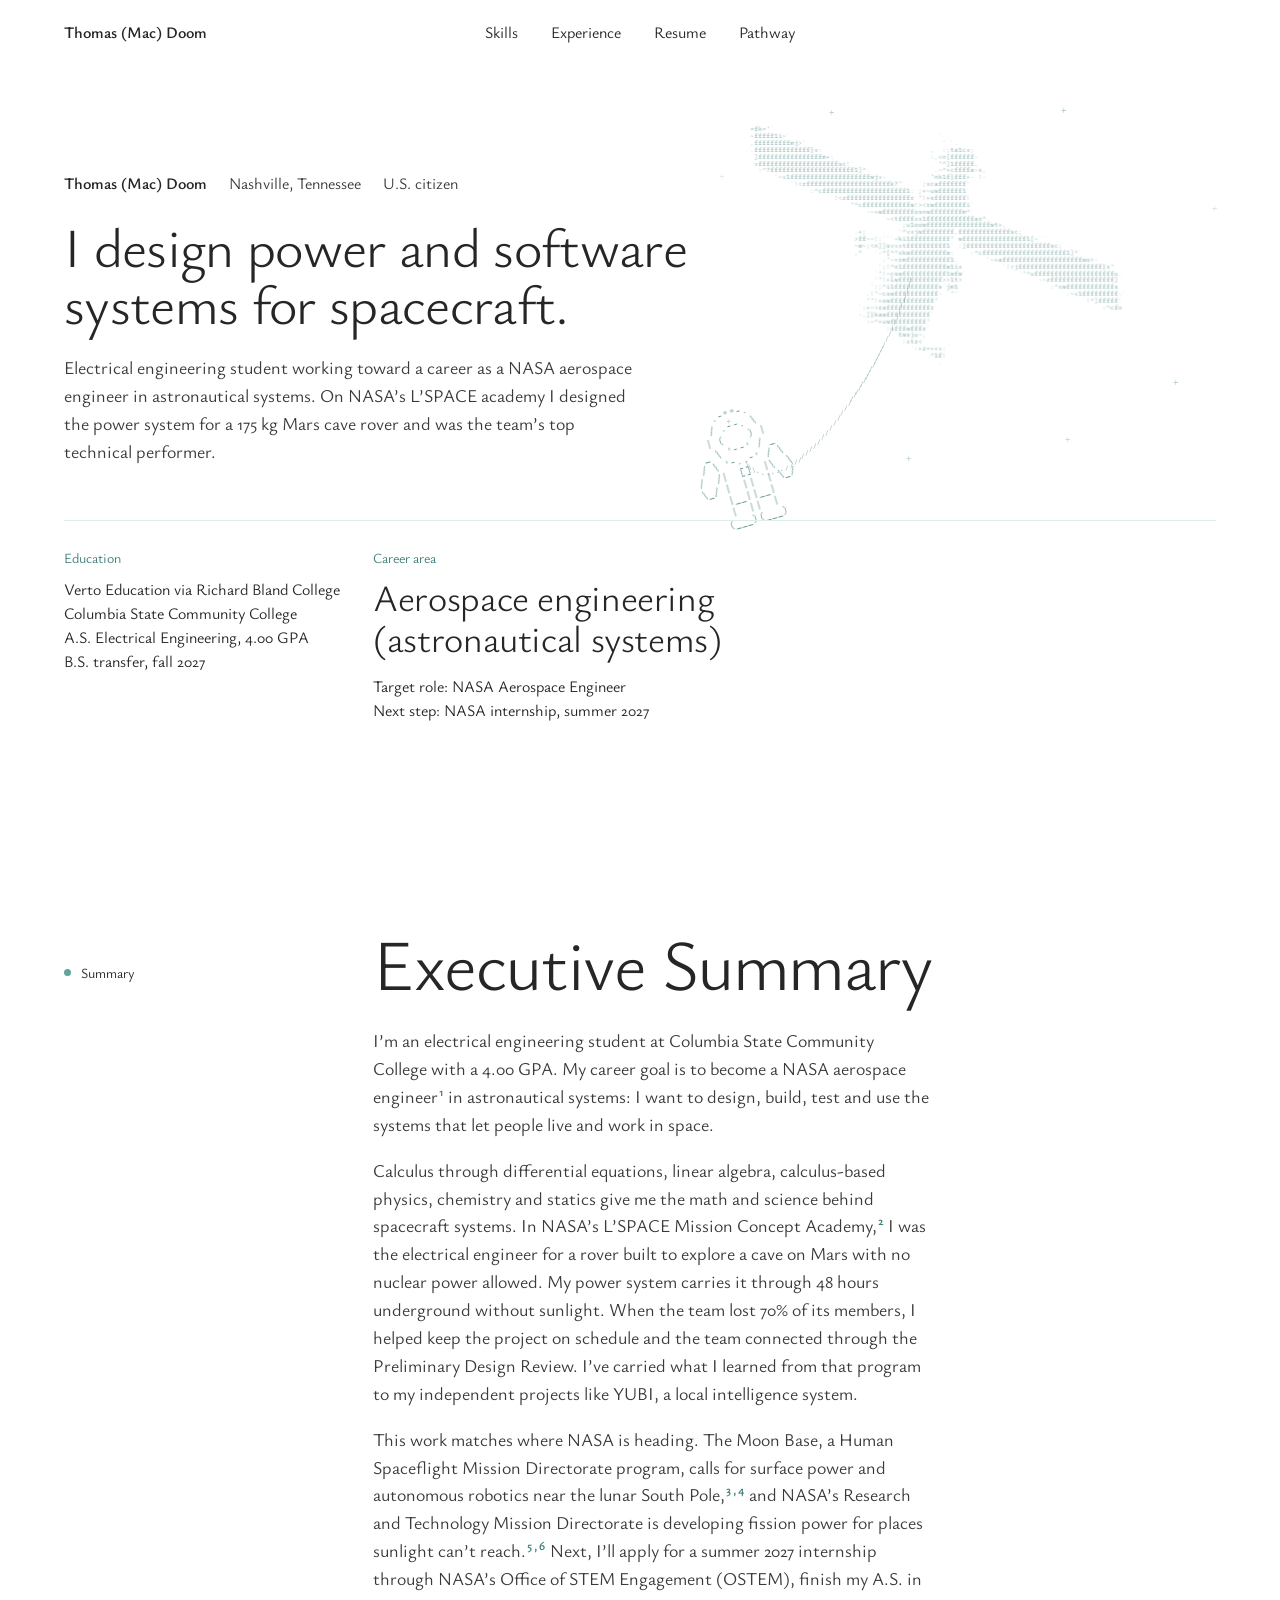
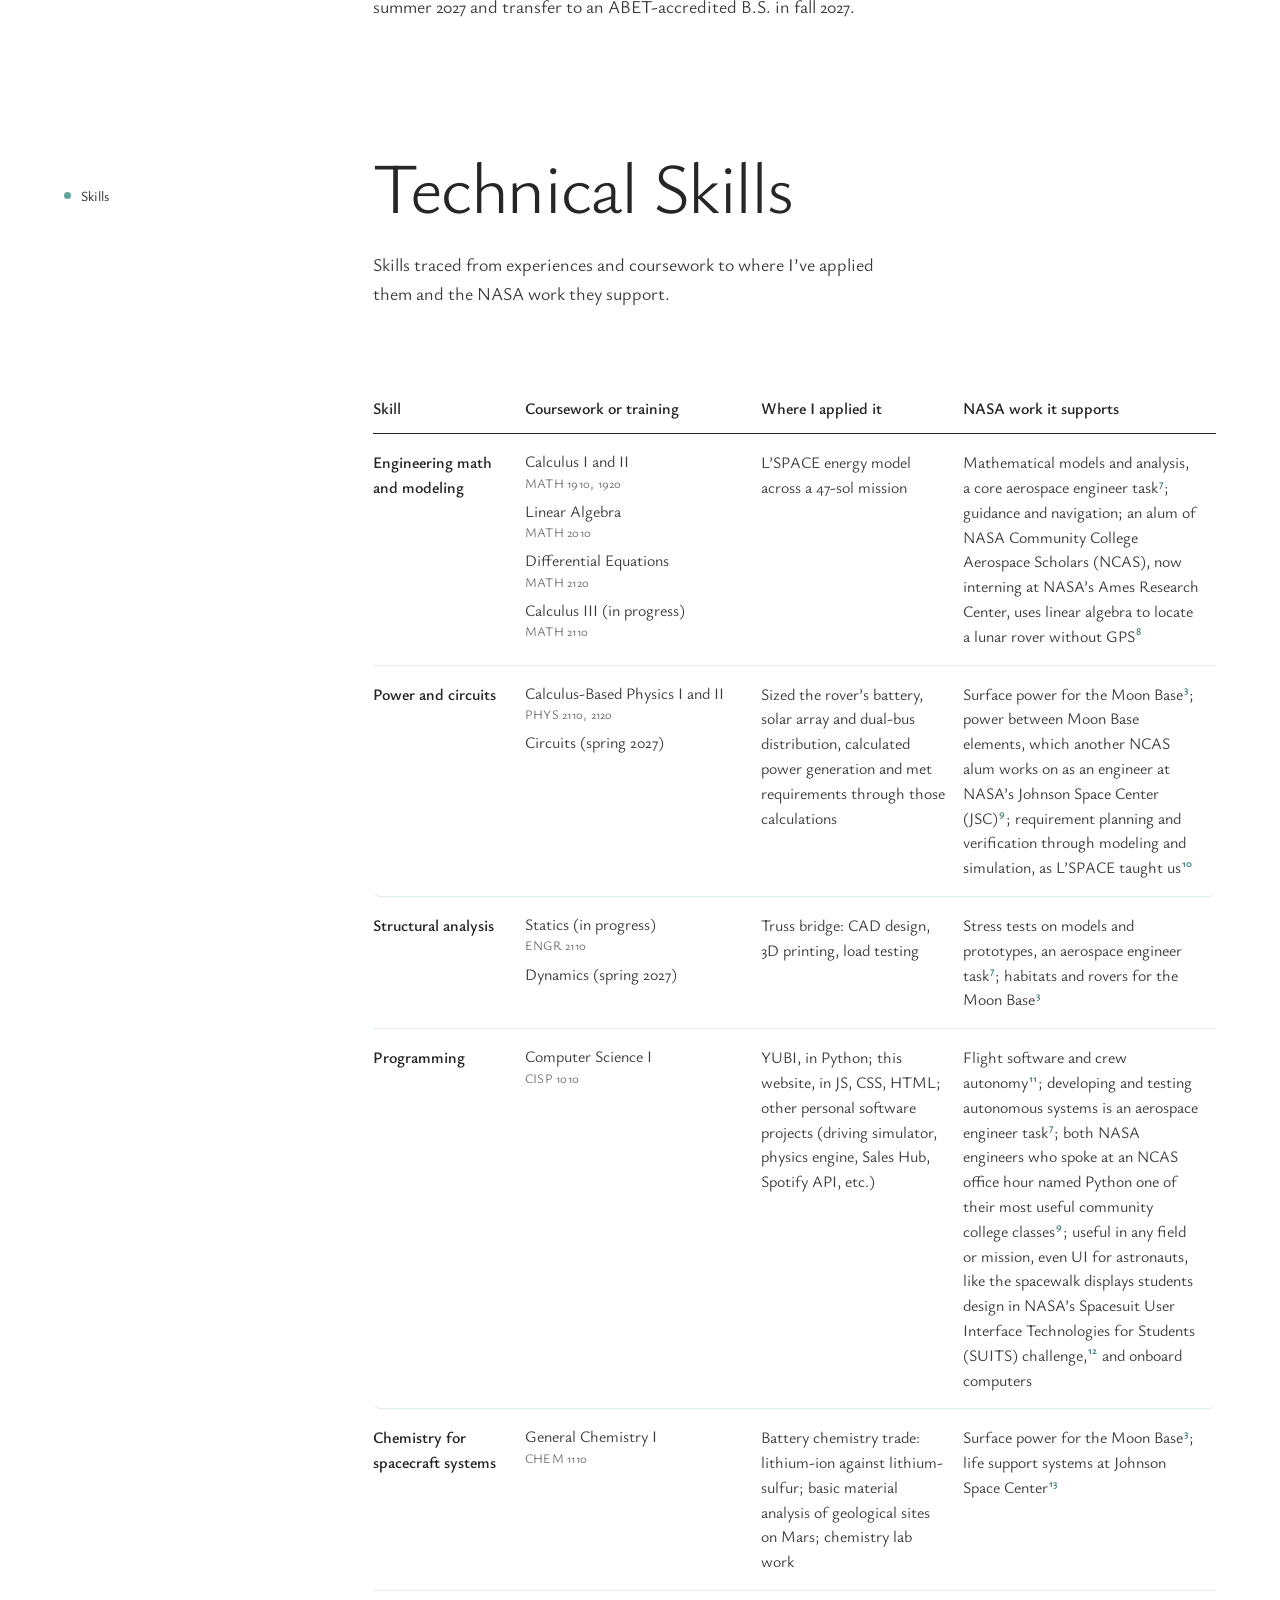
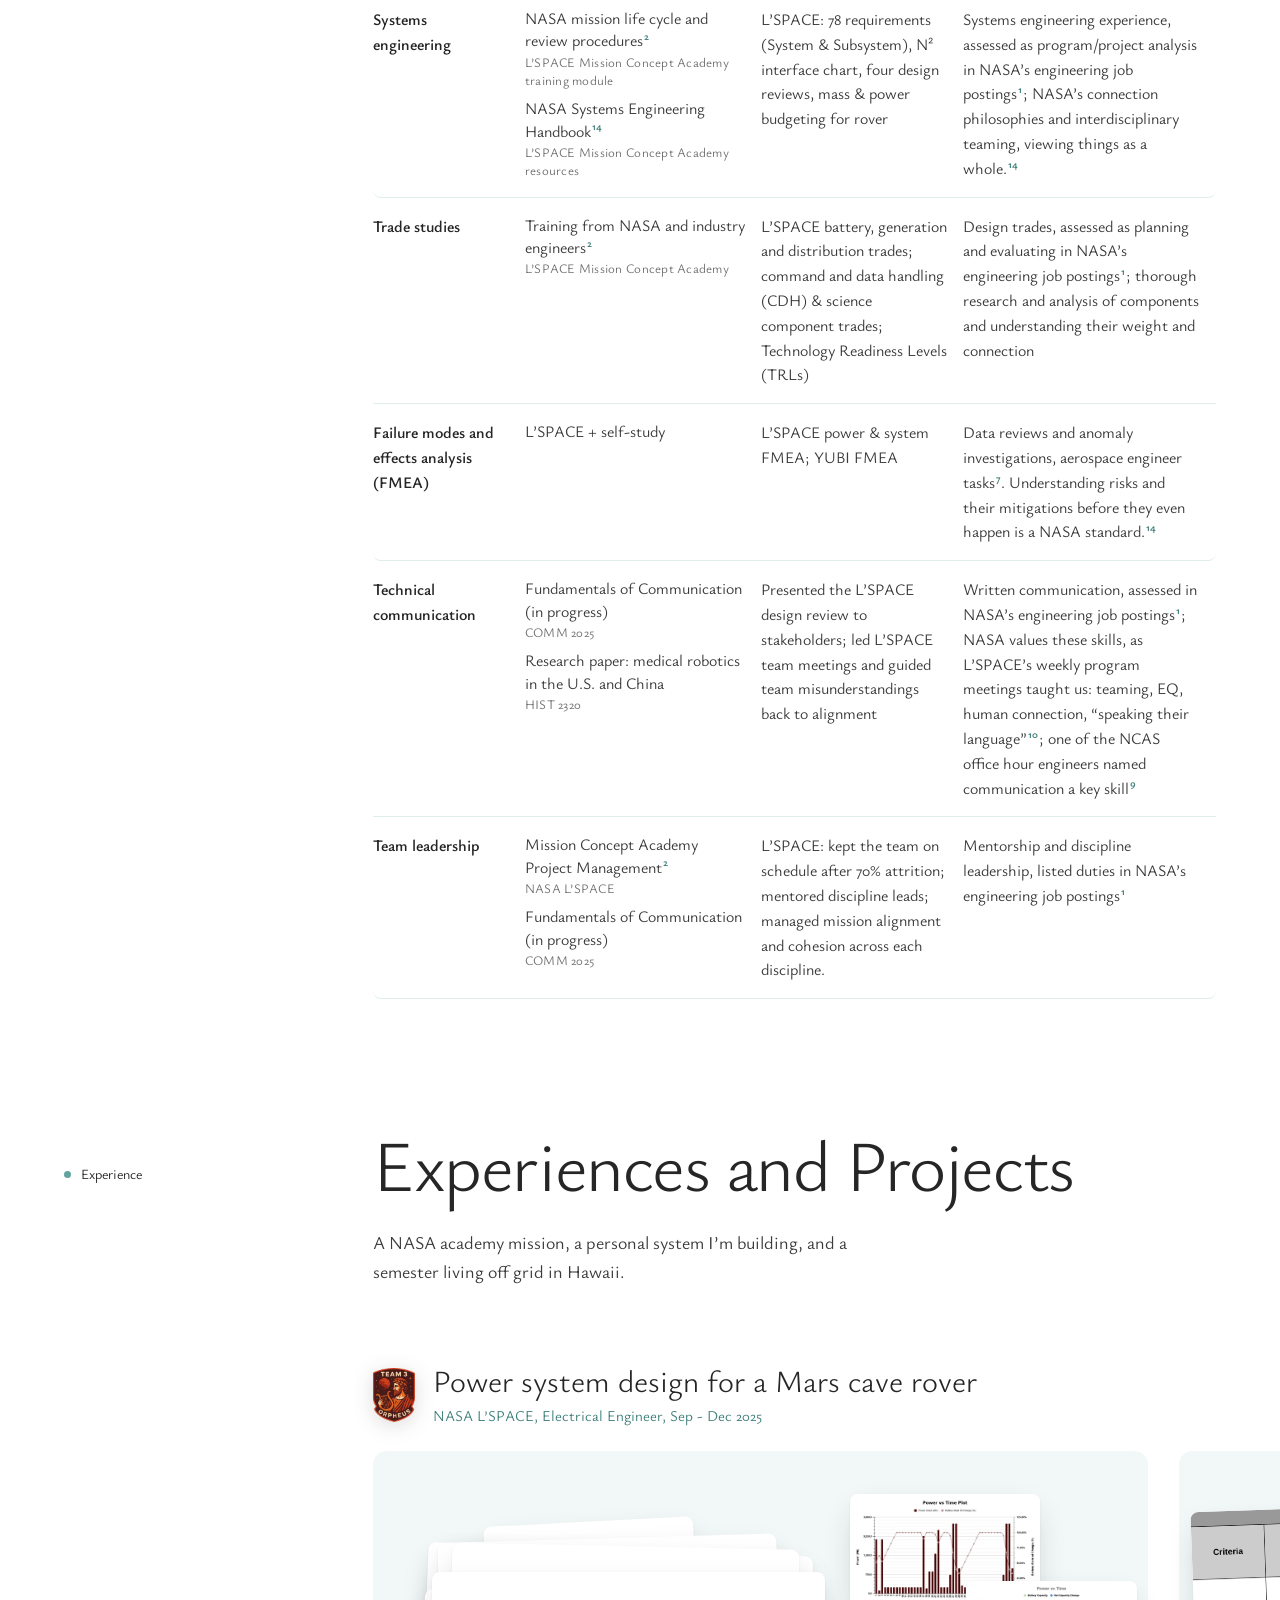
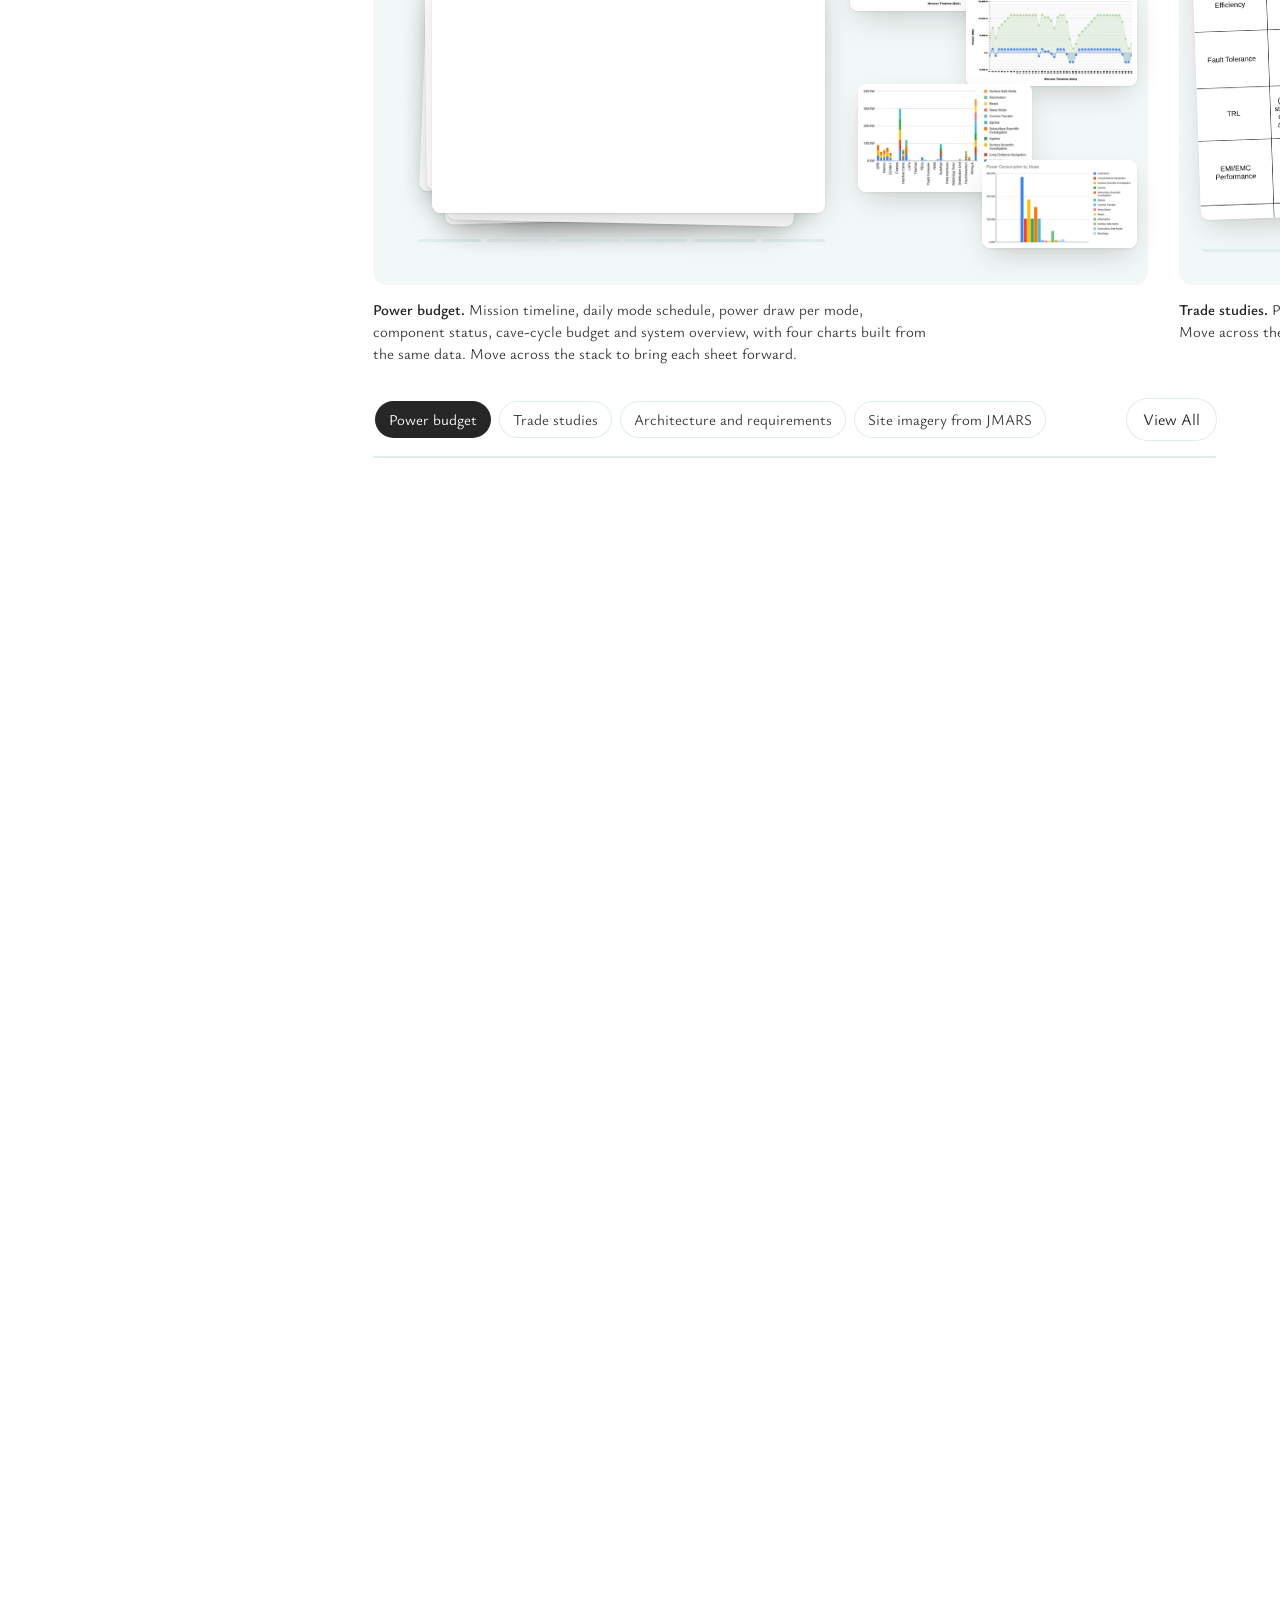
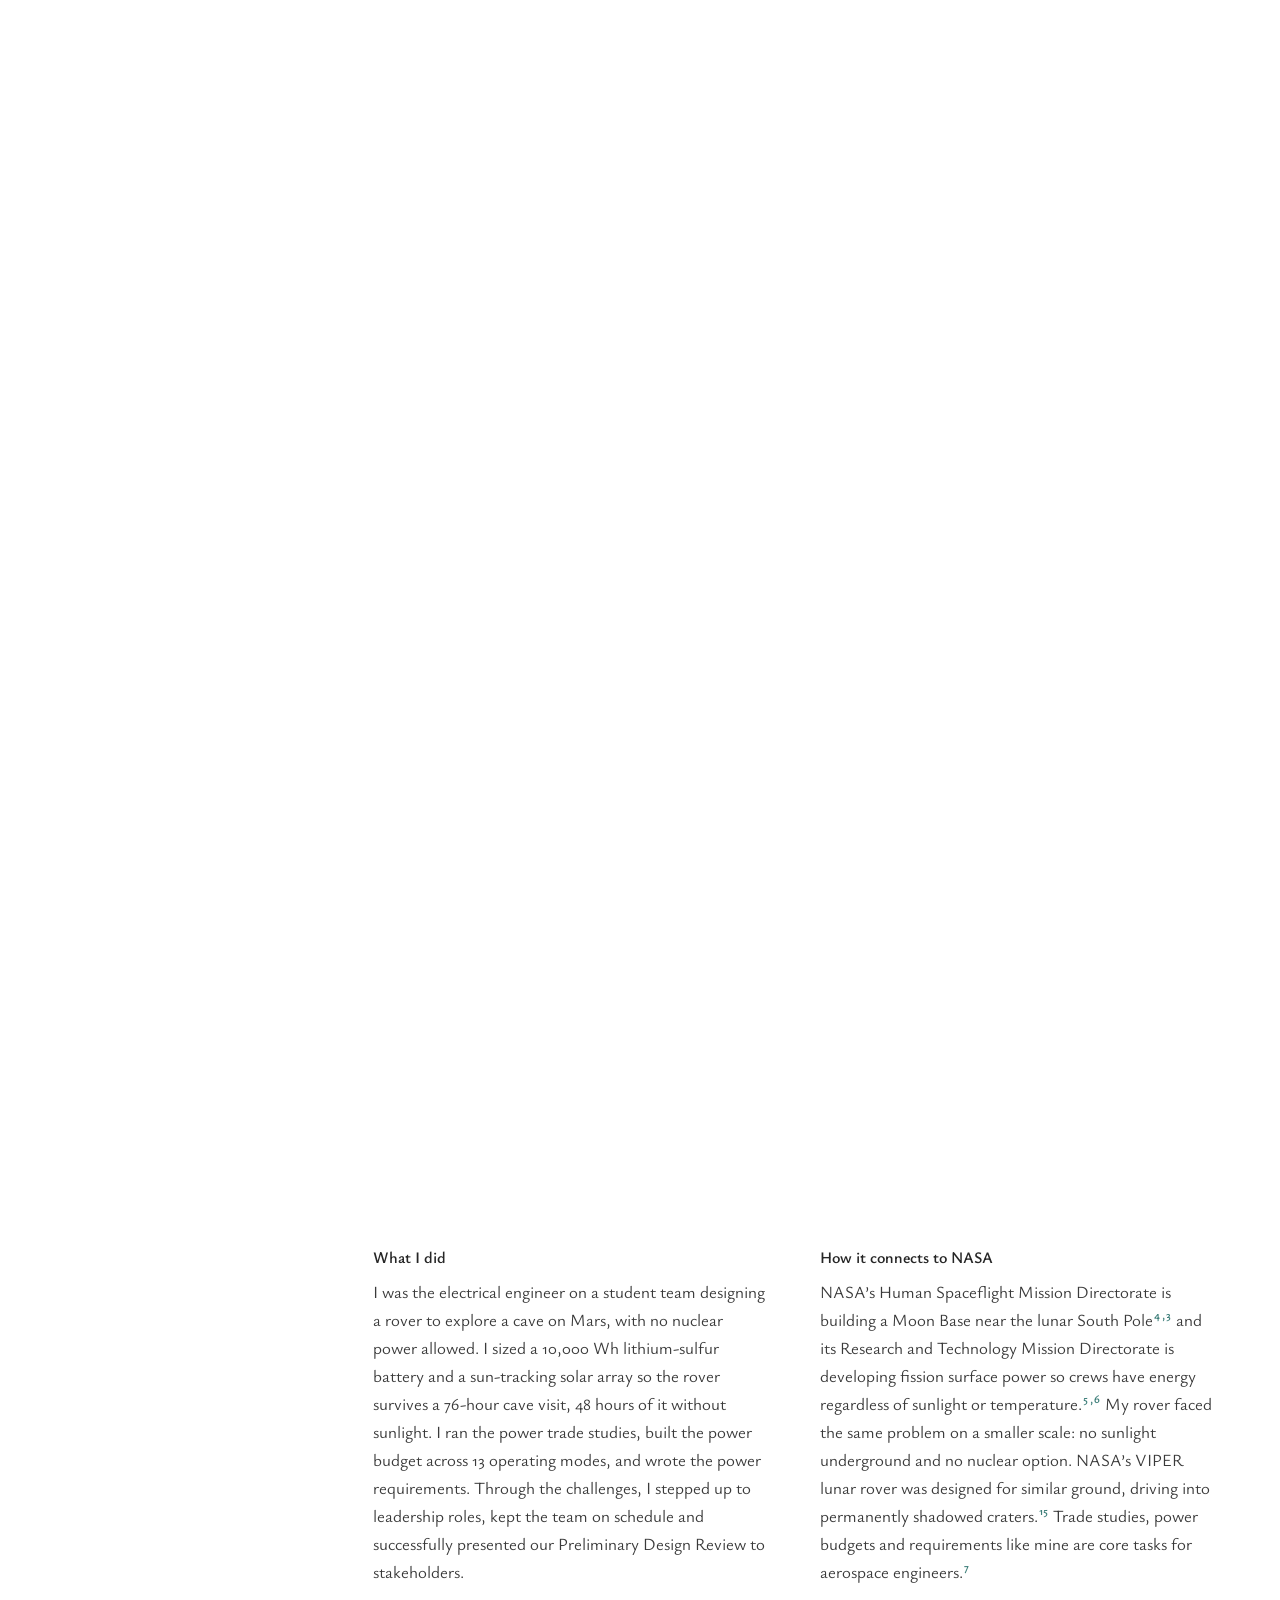
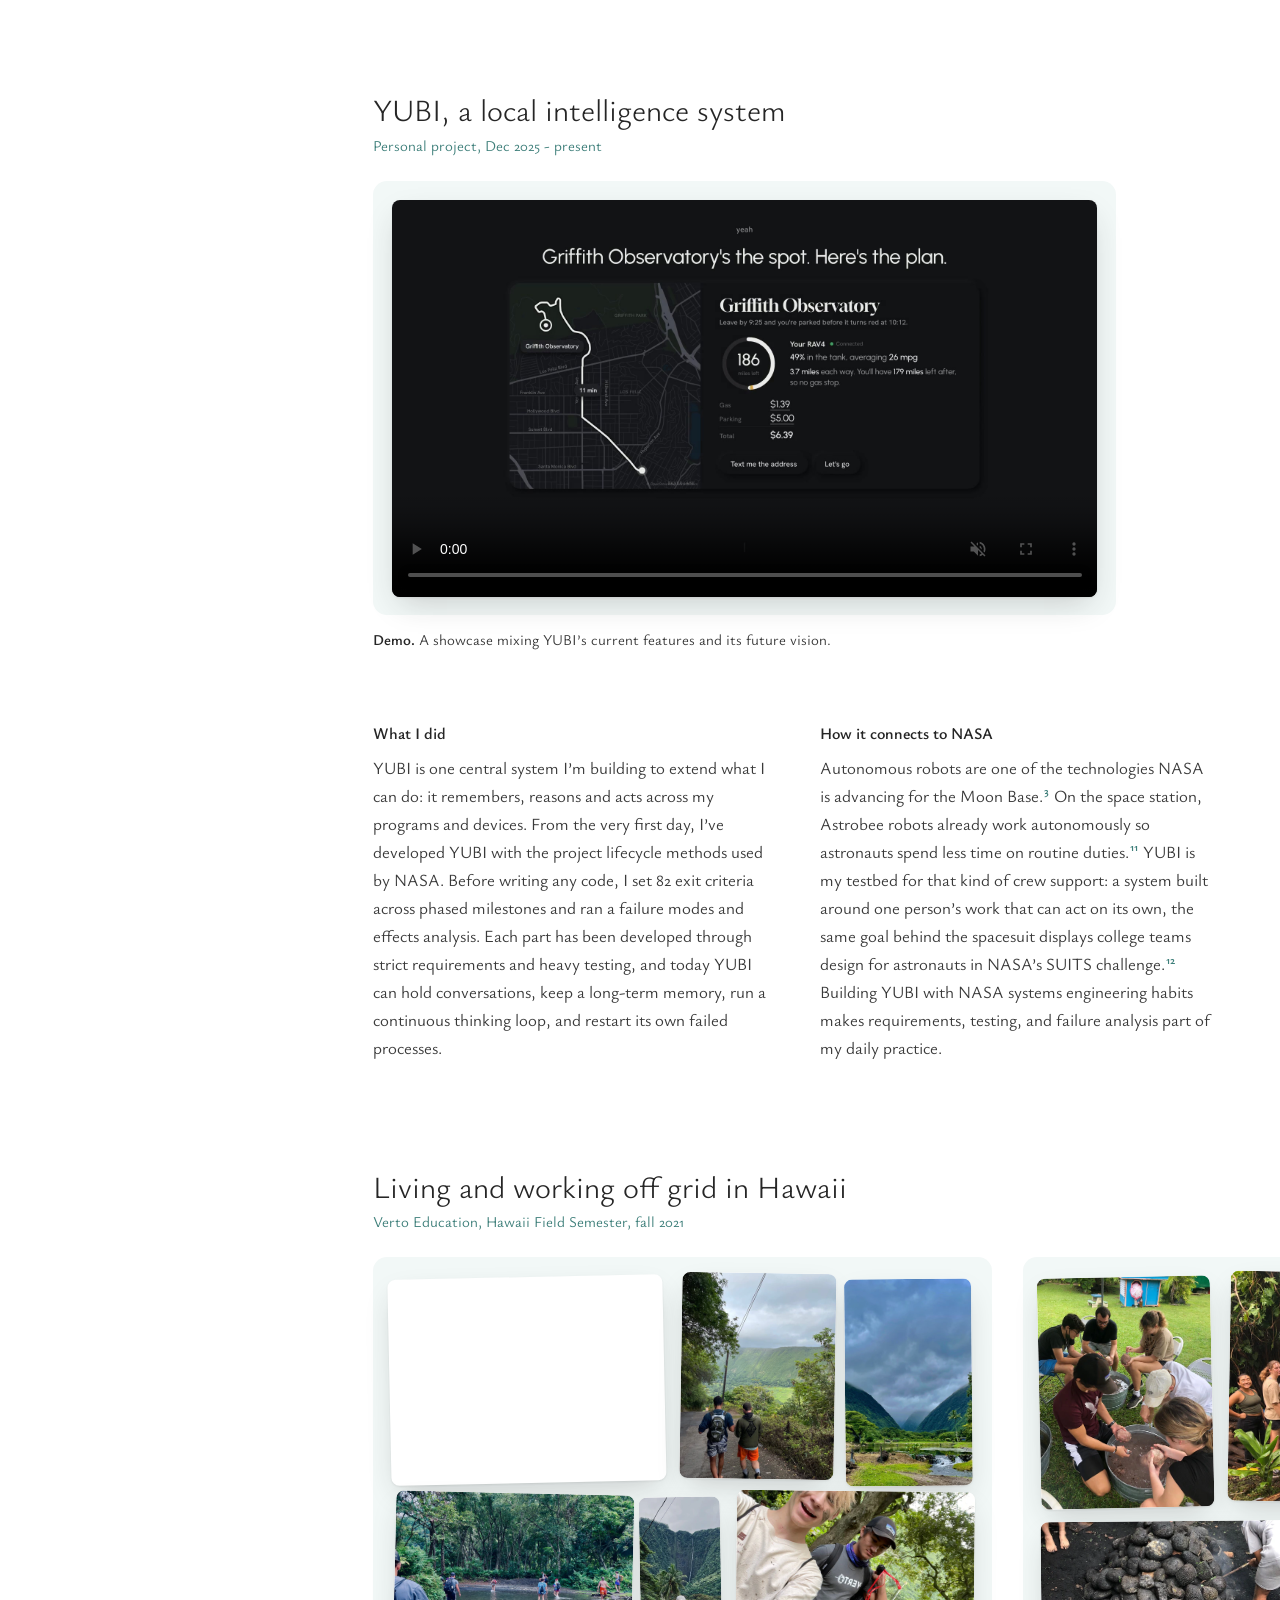
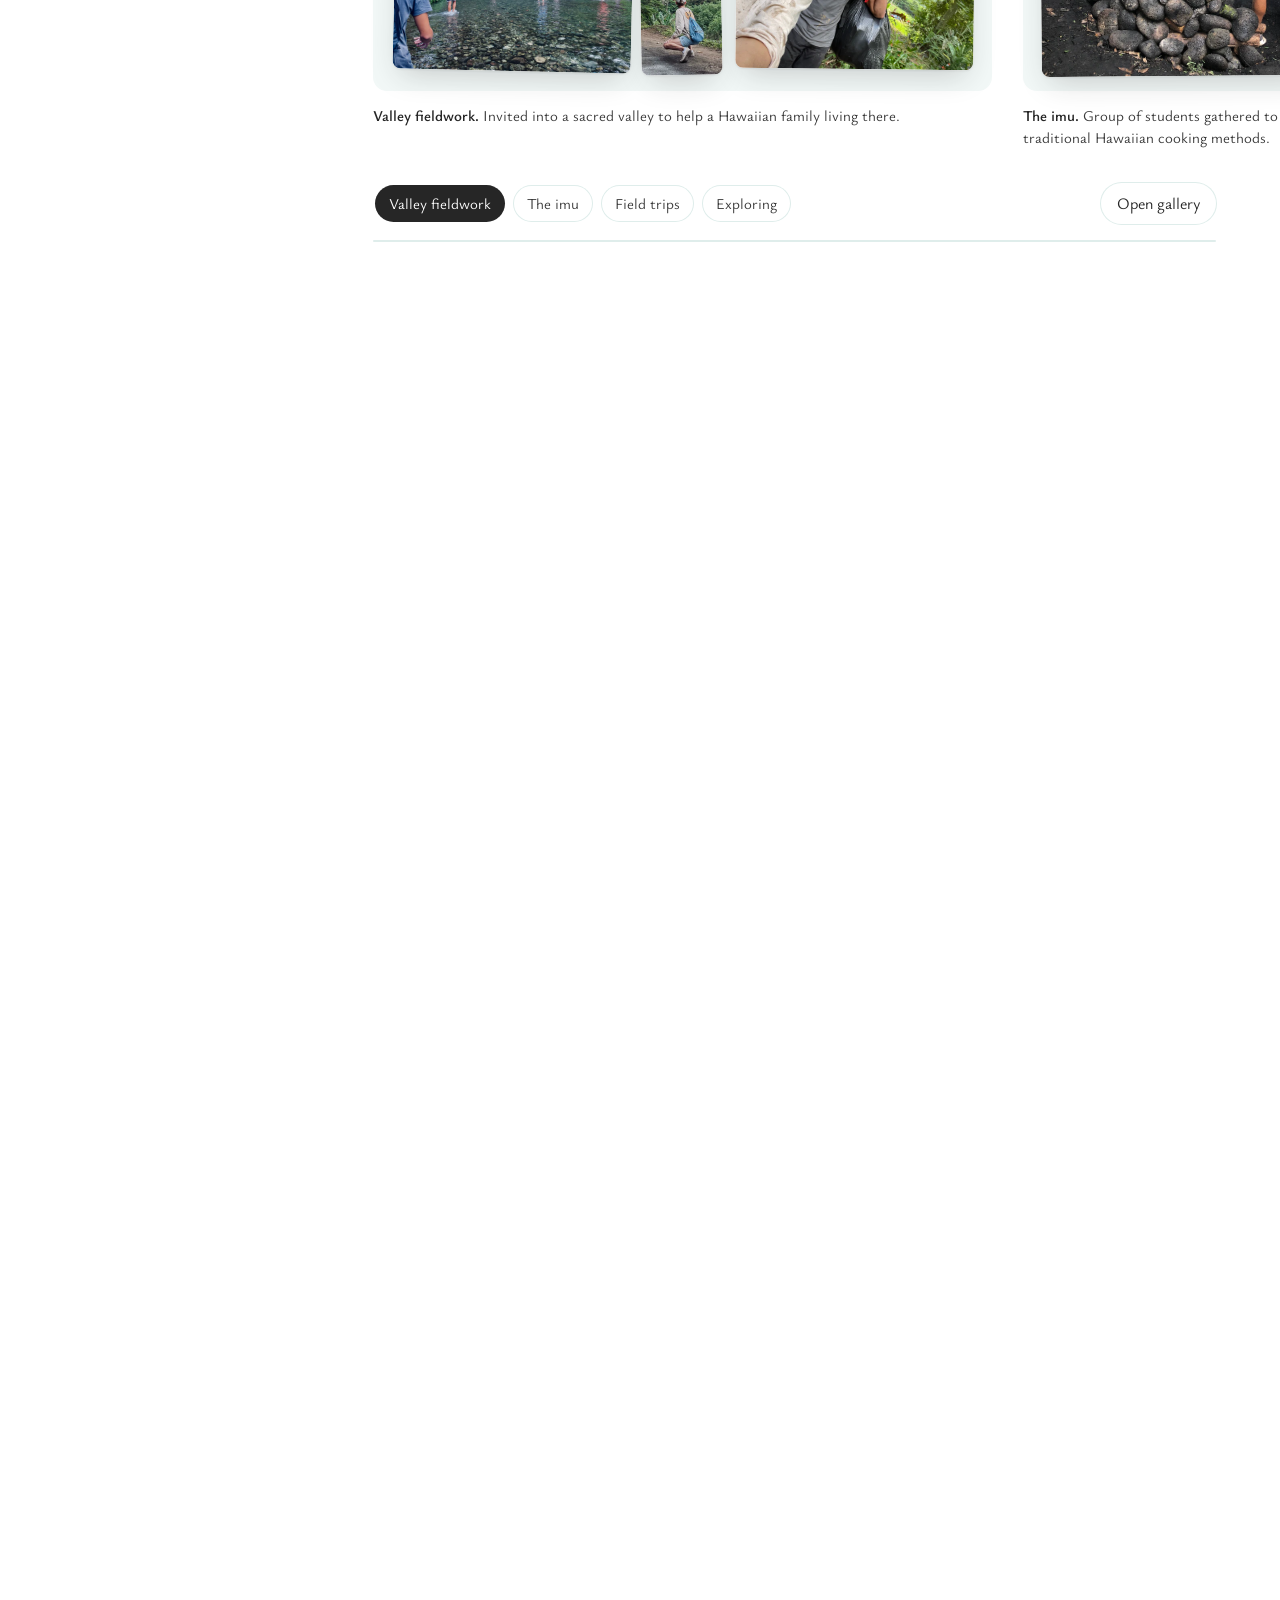
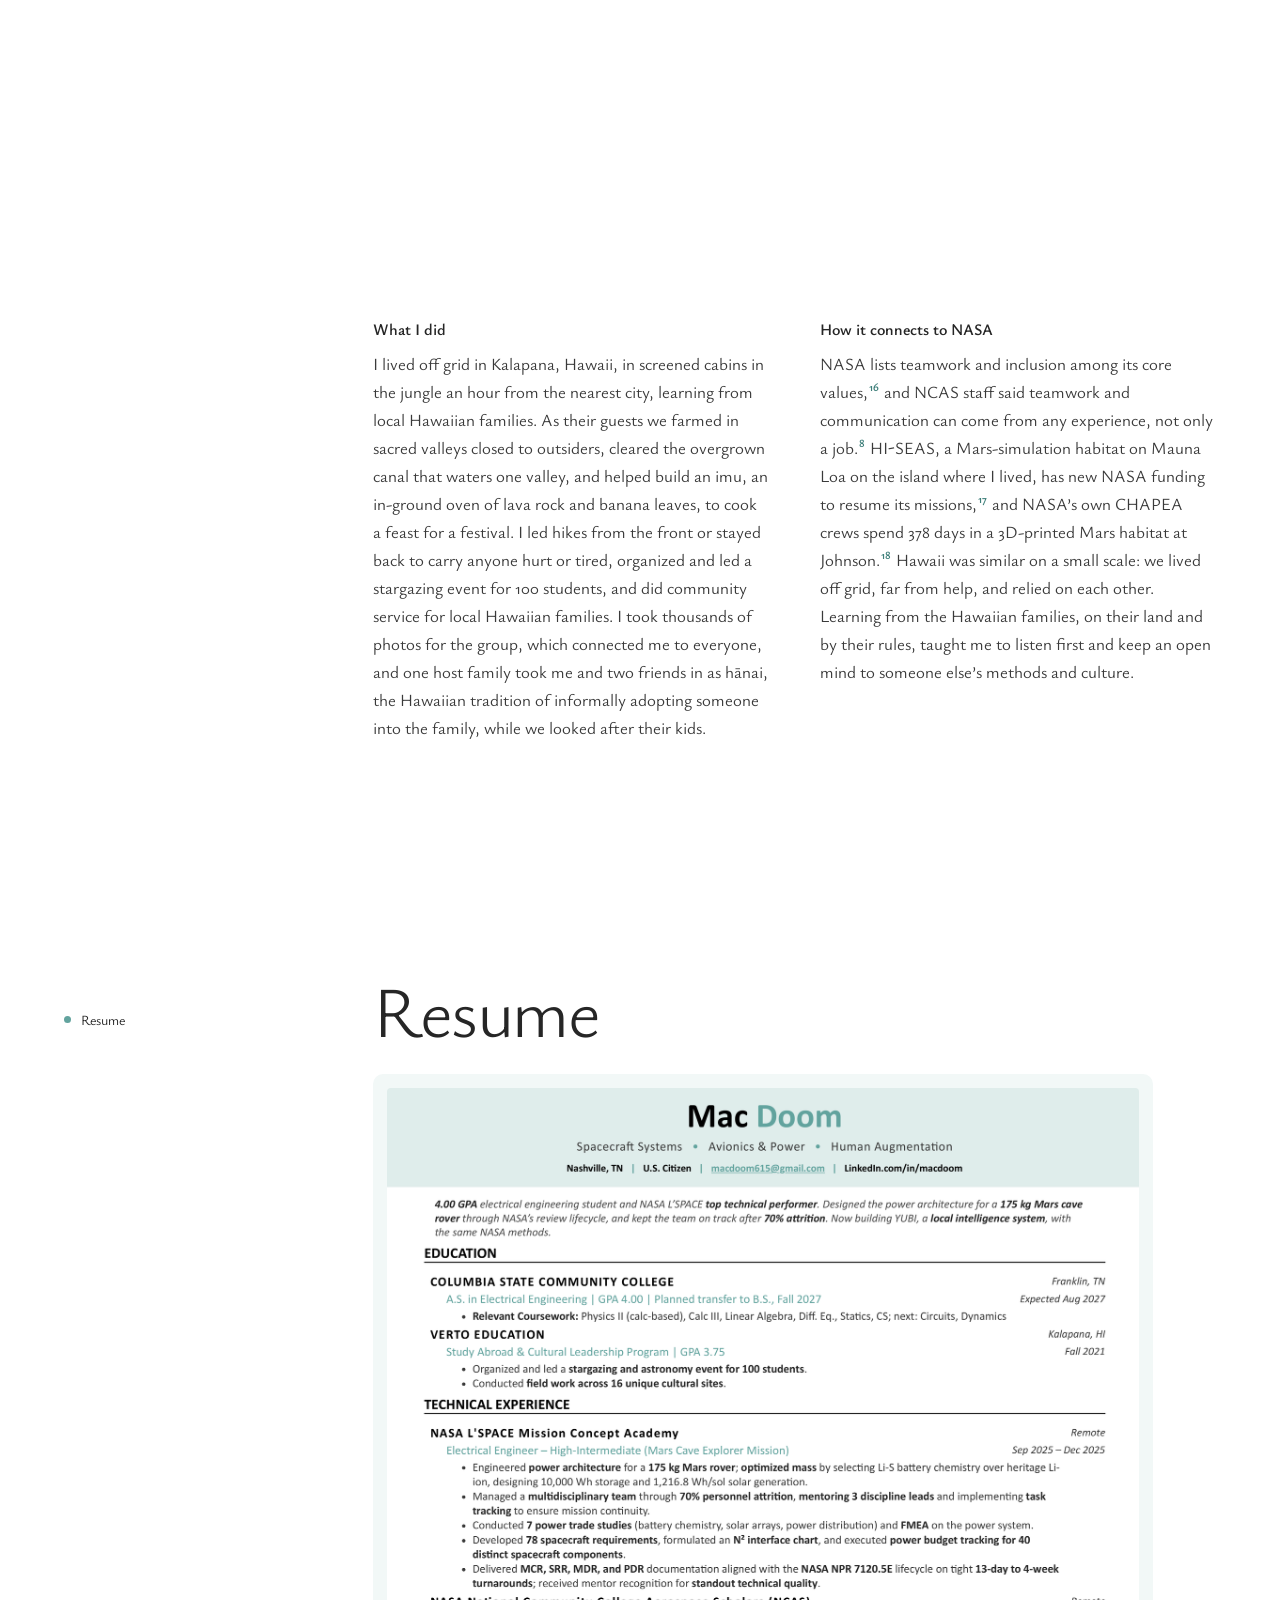
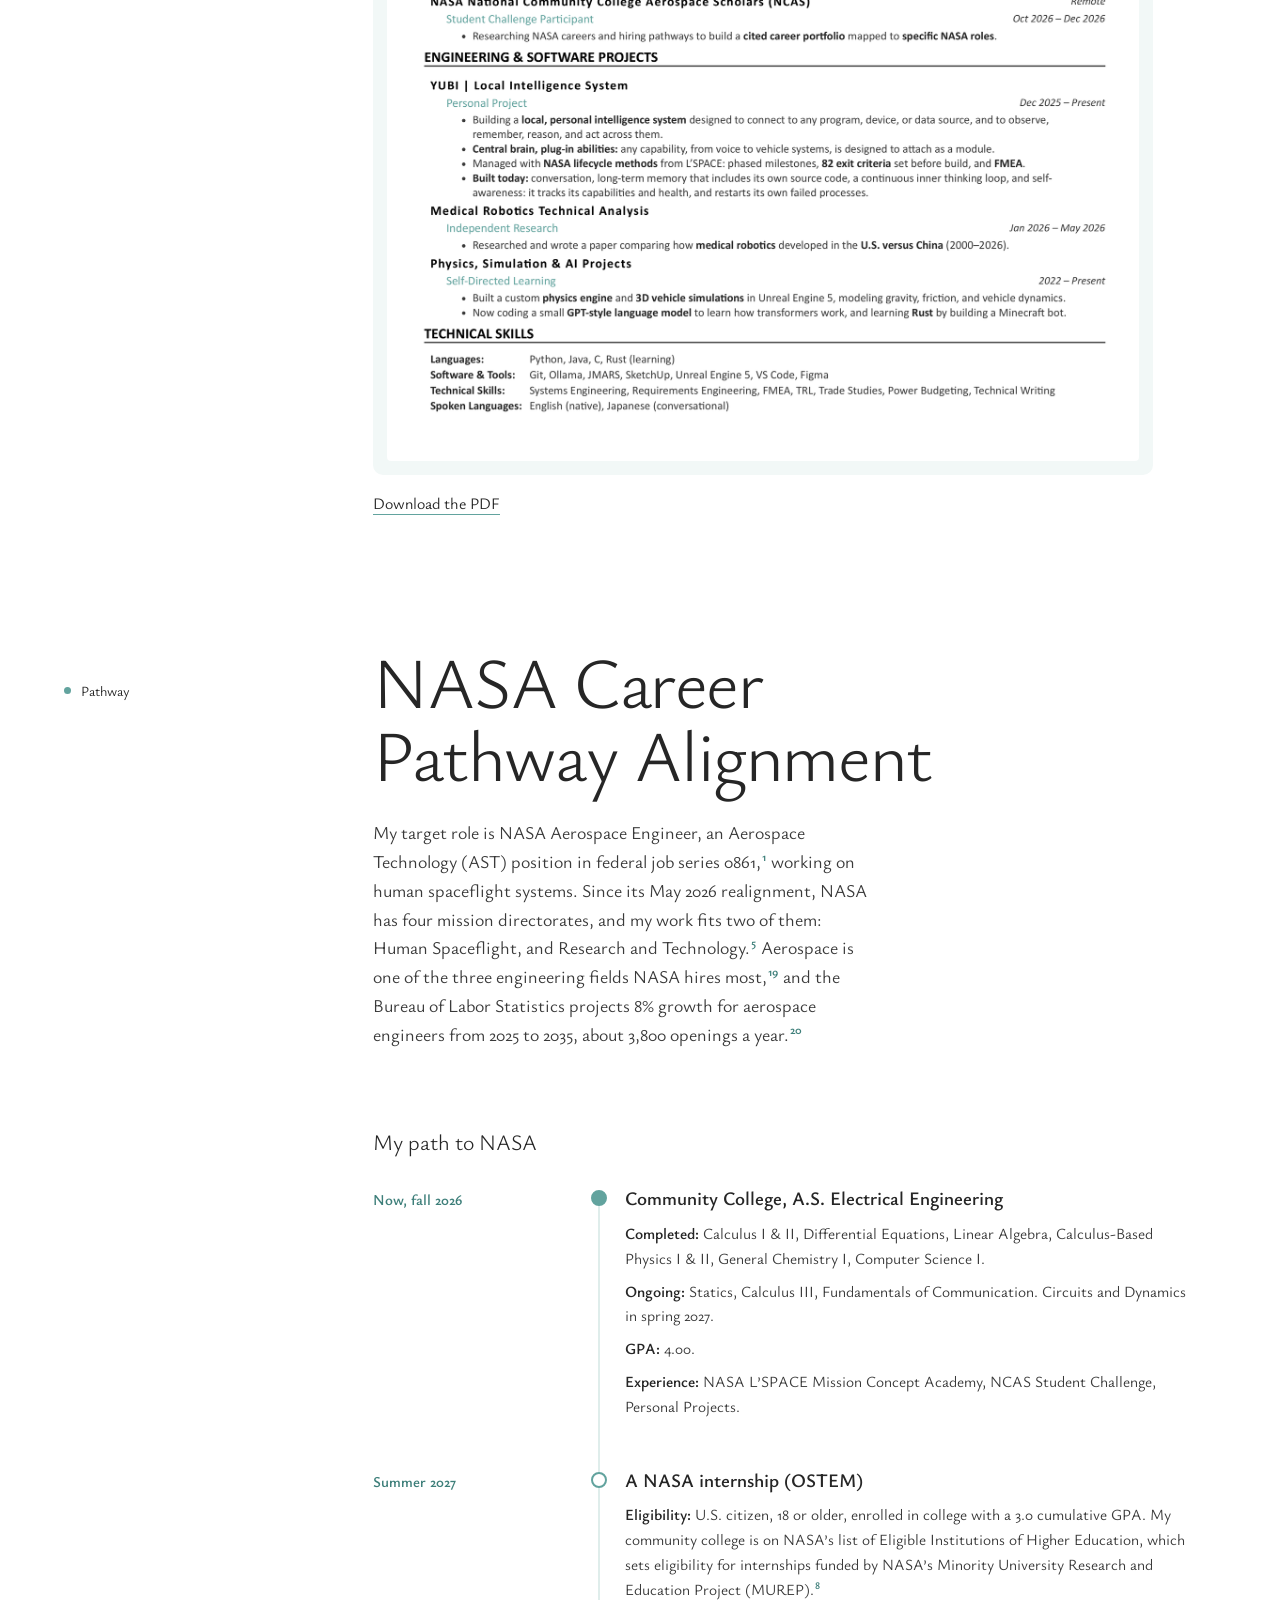
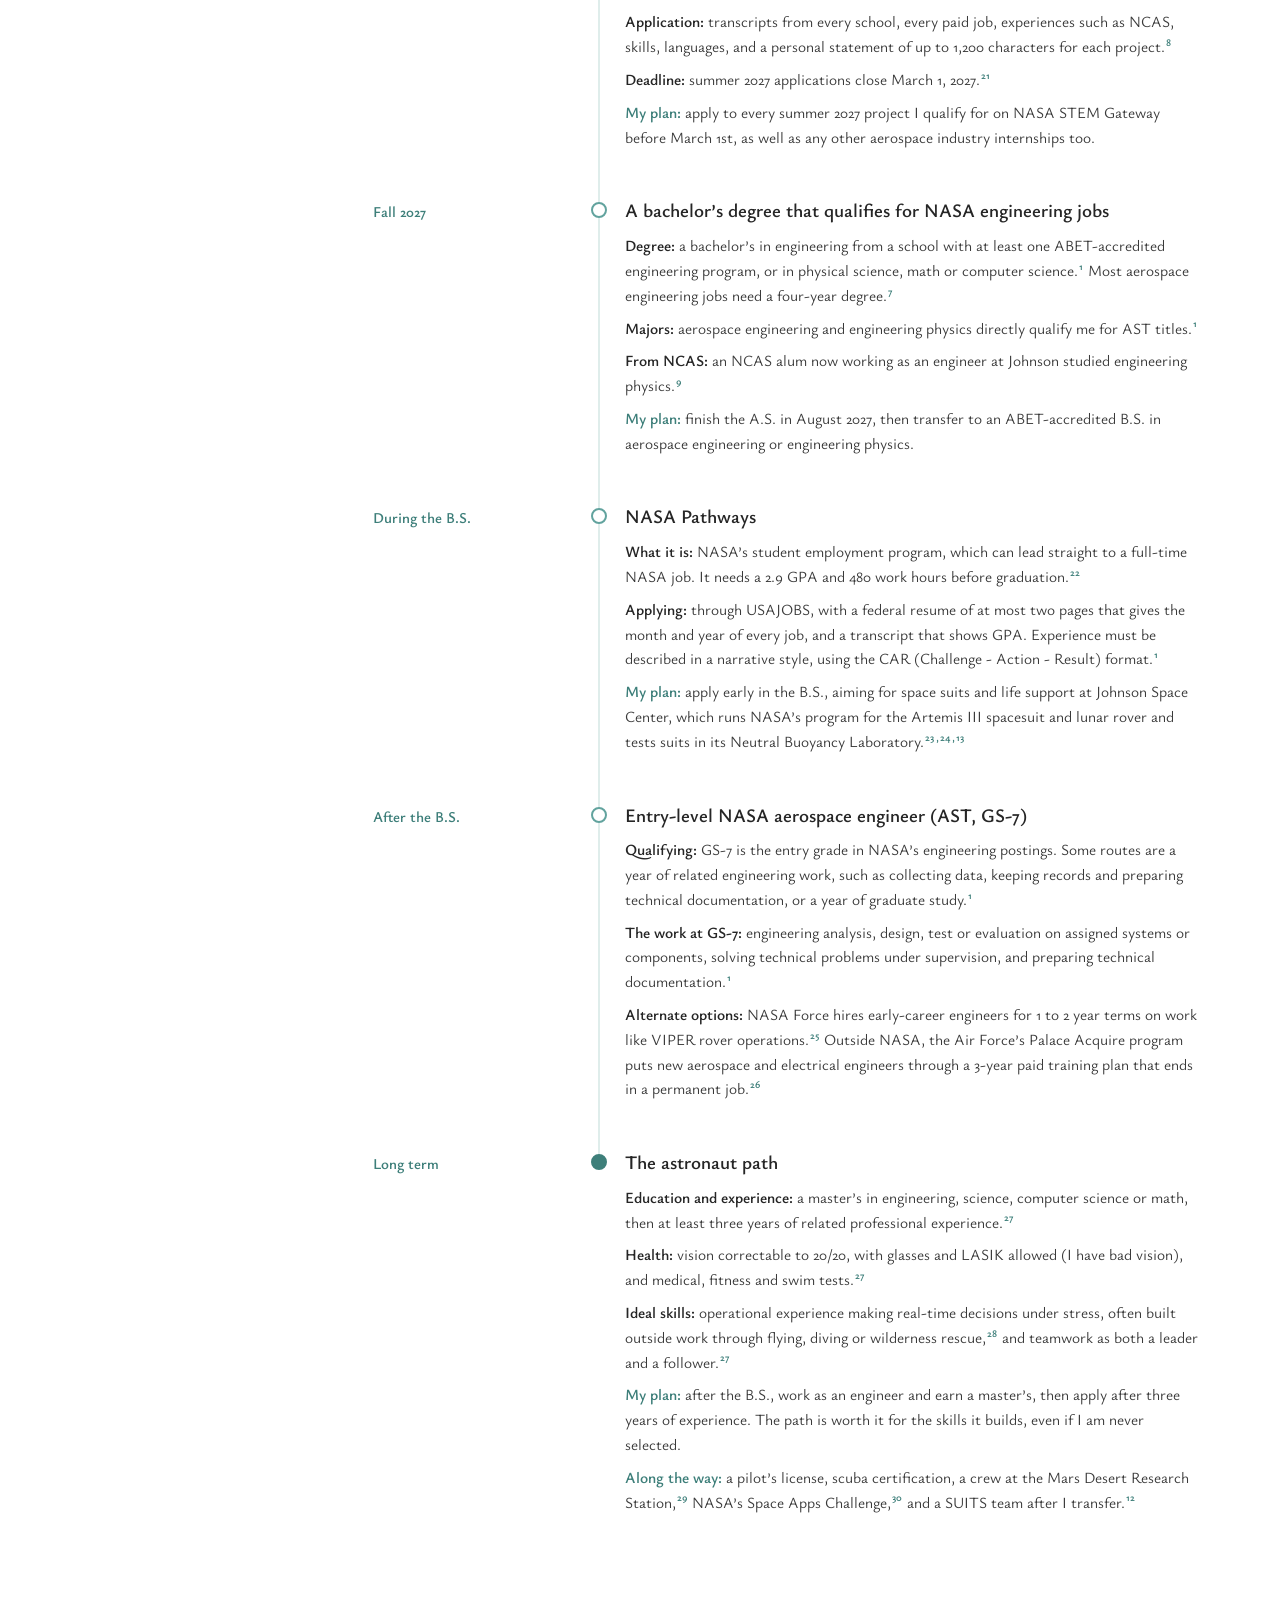
<file: index.html>
<!DOCTYPE html>
<html lang="en">
<head>
<meta charset="utf-8">
<meta name="viewport" content="width=device-width, initial-scale=1">
<meta name="robots" content="noindex, nofollow">
<title>Thomas (Mac) Doom, NCAS Student Challenge Career Portfolio</title>
<meta name="description" content="Thomas (Mac) Doom, electrical engineering student on the path to NASA aerospace engineering. NCAS Student Challenge career portfolio.">
<link rel="preload" href="fonts/ysabeau-latin-300-normal.woff2" as="font" type="font/woff2" crossorigin>
<link rel="icon" href="favicon.ico" sizes="any">
<link rel="icon" type="image/png" sizes="32x32" href="img/favicon-32.png">
<link rel="icon" type="image/png" sizes="192x192" href="img/favicon-192.png">
<link rel="apple-touch-icon" href="img/apple-touch-icon.png">
<link rel="stylesheet" href="style.css?v=20261128b">
</head>
<body>
<canvas id="stars" aria-hidden="true"></canvas>
<canvas id="space" width="0" height="0" aria-hidden="true"></canvas>
<div class="astro-layer" aria-hidden="true"><canvas id="astro"></canvas></div>

<header class="top wrap" id="site-top">
  <a class="name" href="#top">Thomas (Mac) Doom</a>
  <nav aria-label="Sections">
    <a href="#skills">Skills</a>
    <a href="#experience">Experience</a>
    <a href="#resume">Resume</a>
    <a href="#path">Pathway</a>
  </nav>
</header>

<main id="top">
<!-- First screen -->
<section class="hero wrap" aria-labelledby="statement">
  <div class="intro">
    <p class="who"><span class="who-name">Thomas (Mac) Doom</span><span>Nashville, Tennessee</span><span>U.S. citizen</span></p>
    <h1 id="statement" class="statement">I design power and software systems for spacecraft.</h1>
    <p class="lead">Electrical engineering student working toward a career as a NASA aerospace engineer in astronautical systems. On NASA&rsquo;s L&rsquo;SPACE academy I designed the power system for a 175&nbsp;kg Mars cave rover and was the team&rsquo;s top technical performer.</p>
  </div>
  <div class="status">
    <div class="school">
      <p class="label">Education</p>
      <p>Verto Education via Richard Bland College</p>
      <p>Columbia State Community College</p>
      <p>A.S. Electrical Engineering, 4.00 GPA</p>
      <p>B.S. transfer, fall 2027</p>
    </div>
    <div class="seeking">
      <p class="label">Career area</p>
      <p class="seek">Aerospace engineering (astronautical systems)</p>
      <p class="seek-sub">Target role: NASA Aerospace Engineer</p>
      <p class="seek-sub">Next step: NASA internship, summer 2027</p>
    </div>
  </div>
</section>

<!-- Executive summary -->
<section class="sec wrap" id="summary" aria-labelledby="summary-title">
  <p class="sec-label">Summary</p>
  <div class="sec-main">
  <h2 id="summary-title" class="display">Executive Summary</h2>
  <div class="prose lead reveal">
    <p>I&rsquo;m an electrical engineering student at Columbia State Community College with a 4.00 GPA. My career goal is to become a NASA aerospace engineer<a class="cite" data-key="usajobs"></a> in astronautical systems: I want to design, build, test and use the systems that let people live and work in space.</p>
    <p>Calculus through differential equations, linear algebra, calculus-based physics, chemistry and statics give me the math and science behind spacecraft systems. In NASA&rsquo;s L&rsquo;SPACE Mission Concept Academy,<a class="cite" data-key="lspace"></a> I was the electrical engineer for a rover built to explore a cave on Mars with no nuclear power allowed. My power system carries it through 48 hours underground without sunlight. When the team lost 70% of its members, I helped keep the project on schedule and the team connected through the Preliminary Design Review. I&rsquo;ve carried what I learned from that program to my independent projects like YUBI, a local intelligence system.</p>
    <p>This work matches where NASA is heading. The Moon Base, a Human Spaceflight Mission Directorate program, calls for surface power and autonomous robotics near the lunar South Pole,<a class="cite" data-key="moonbase"></a><a class="cite" data-key="hsmd"></a> and NASA&rsquo;s Research and Technology Mission Directorate is developing fission power for places sunlight can&rsquo;t reach.<a class="cite" data-key="directorates"></a><a class="cite" data-key="fsp"></a> Next, I&rsquo;ll apply for a summer 2027 internship through NASA&rsquo;s Office of STEM Engagement (OSTEM), finish my A.S. in summer 2027 and transfer to an ABET-accredited B.S. in fall 2027.</p>
    <!-- <p class="draft-note">Draft. I will rewrite this soon.</p> -->
  </div>
  </div>
</section>

<!-- Skills -->
<section class="sec wrap" id="skills" aria-labelledby="skills-title">
  <p class="sec-label">Skills</p>
  <div class="sec-main">
  <h2 id="skills-title" class="display">Technical Skills</h2>
  <p class="sec-intro reveal">Skills traced from experiences and coursework to where I&rsquo;ve applied them and the NASA work they support.</p>
  <div class="scroll reveal">
  <table class="skills-table">
    <thead><tr><th scope="col">Skill</th><th scope="col">Coursework or training</th><th scope="col">Where I applied it</th><th scope="col">NASA work it supports</th></tr></thead>
    <tbody>
      <tr><th scope="row">Engineering math and modeling</th><td><span class="course">Calculus I and II<span class="code">MATH 1910, 1920</span></span><span class="course">Linear Algebra<span class="code">MATH 2010</span></span><span class="course">Differential Equations<span class="code">MATH 2120</span></span><span class="course">Calculus III (in progress)<span class="code">MATH 2110</span></span></td><td>L&rsquo;SPACE energy model across a 47-sol mission</td><td>Mathematical models and analysis, a core aerospace engineer task<a class="cite" data-key="onet"></a>; guidance and navigation; an alum of NASA Community College Aerospace Scholars (NCAS), now interning at NASA&rsquo;s Ames Research Center, uses linear algebra to locate a lunar rover without GPS<a class="cite" data-key="oh2"></a></td></tr>
      <tr><th scope="row">Power and circuits</th><td><span class="course">Calculus-Based Physics I and II<span class="code">PHYS 2110, 2120</span></span><span class="course">Circuits (spring 2027)</span></td><td>Sized the rover&rsquo;s battery, solar array and dual-bus distribution, calculated power generation and met requirements through those calculations</td><td>Surface power for the Moon Base<a class="cite" data-key="moonbase"></a>; power between Moon Base elements, which another NCAS alum works on as an engineer at NASA&rsquo;s Johnson Space Center (JSC)<a class="cite" data-key="oh1"></a>; requirement planning and verification through modeling and simulation, as L&rsquo;SPACE taught us<a class="cite" data-key="lspacemtg"></a></td></tr>
      <tr><th scope="row">Structural analysis</th><td><span class="course">Statics (in progress)<span class="code">ENGR 2110</span></span><span class="course">Dynamics (spring 2027)</span></td><td>Truss bridge: CAD design, 3D printing, load testing</td><td>Stress tests on models and prototypes, an aerospace engineer task<a class="cite" data-key="onet"></a>; habitats and rovers for the Moon Base<a class="cite" data-key="moonbase"></a></td></tr>
      <tr><th scope="row">Programming</th><td><span class="course">Computer Science I<span class="code">CISP 1010</span></span></td><td>YUBI, in Python; this website, in JS, CSS, HTML; other personal software projects (driving simulator, physics engine, Sales Hub, Spotify API, etc.)</td><td>Flight software and crew autonomy<a class="cite" data-key="astrobee"></a>; developing and testing autonomous systems is an aerospace engineer task<a class="cite" data-key="onet"></a>; both NASA engineers who spoke at an NCAS office hour named Python one of their most useful community college classes<a class="cite" data-key="oh1"></a>; useful in any field or mission, even UI for astronauts, like the spacewalk displays students design in NASA&rsquo;s Spacesuit User Interface Technologies for Students (SUITS) challenge,<a class="cite" data-key="suitsch"></a> and onboard computers</td></tr>
      <tr><th scope="row">Chemistry for spacecraft systems</th><td><span class="course">General Chemistry I<span class="code">CHEM 1110</span></span></td><td>Battery chemistry trade: lithium-ion against lithium-sulfur; basic material analysis of geological sites on Mars; chemistry lab work</td><td>Surface power for the Moon Base<a class="cite" data-key="moonbase"></a>; life support systems at Johnson Space Center<a class="cite" data-key="jscls"></a></td></tr>
      <tr><th scope="row">Systems engineering</th><td><span class="course">NASA mission life cycle and review procedures<a class="cite" data-key="lspace"></a><span class="code">L&rsquo;SPACE Mission Concept Academy training module</span></span><span class="course">NASA Systems Engineering Handbook<a class="cite" data-key="seh"></a><span class="code">L&rsquo;SPACE Mission Concept Academy resources</span></span></td><td>L&rsquo;SPACE: 78 requirements (System &amp; Subsystem), N² interface chart, four design reviews, mass &amp; power budgeting for rover</td><td>Systems engineering experience, assessed as program/project analysis in NASA&rsquo;s engineering job postings<a class="cite" data-key="usajobs"></a>; NASA&rsquo;s connection philosophies and interdisciplinary teaming, viewing things as a whole.<a class="cite" data-key="seh"></a></td></tr>
      <tr><th scope="row">Trade studies</th><td><span class="course">Training from NASA and industry engineers<a class="cite" data-key="lspace"></a><span class="code">L&rsquo;SPACE Mission Concept Academy</span></span></td><td>L&rsquo;SPACE battery, generation and distribution trades; command and data handling (CDH) &amp; science component trades; Technology Readiness Levels (TRLs)</td><td>Design trades, assessed as planning and evaluating in NASA&rsquo;s engineering job postings<a class="cite" data-key="usajobs"></a>; thorough research and analysis of components and understanding their weight and connection</td></tr>
      <tr><th scope="row">Failure modes and effects analysis (FMEA)</th><td><span class="course">L&rsquo;SPACE + self-study</span></td><td>L&rsquo;SPACE power &amp; system FMEA; YUBI FMEA</td><td>Data reviews and anomaly investigations, aerospace engineer tasks<a class="cite" data-key="onet"></a>. Understanding risks and their mitigations before they even happen is a NASA standard.<a class="cite" data-key="seh"></a></td></tr>
      <tr><th scope="row">Technical communication</th><td><span class="course">Fundamentals of Communication (in progress)<span class="code">COMM 2025</span></span><span class="course">Research paper: medical robotics in the U.S. and China<span class="code">HIST 2320</span></span></td><td>Presented the L&rsquo;SPACE design review to stakeholders; led L&rsquo;SPACE team meetings and guided team misunderstandings back to alignment</td><td>Written communication, assessed in NASA&rsquo;s engineering job postings<a class="cite" data-key="usajobs"></a>; NASA values these skills, as L&rsquo;SPACE&rsquo;s weekly program meetings taught us: teaming, EQ, human connection, &ldquo;speaking their language&rdquo;<a class="cite" data-key="lspacemtg"></a>; one of the NCAS office hour engineers named communication a key skill<a class="cite" data-key="oh1"></a></td></tr>
      <tr><th scope="row">Team leadership</th><td><span class="course">Mission Concept Academy Project Management<a class="cite" data-key="lspace"></a><span class="code">NASA L&rsquo;SPACE</span></span><span class="course">Fundamentals of Communication (in progress)<span class="code">COMM 2025</span></span></td><td>L&rsquo;SPACE: kept the team on schedule after 70% attrition; mentored discipline leads; managed mission alignment and cohesion across each discipline.</td><td>Mentorship and discipline leadership, listed duties in NASA&rsquo;s engineering job postings<a class="cite" data-key="usajobs"></a></td></tr>
    </tbody>
  </table>
  </div>
  </div>
</section>

<!-- Experience -->
<section class="sec wrap" id="experience" aria-labelledby="exp-title">
  <p class="sec-label">Experience</p>
  <div class="sec-main">
  <h2 id="exp-title" class="display">Experiences and Projects</h2>
  <p class="sec-intro reveal">A NASA academy mission, a personal system I&rsquo;m building, and a semester living off grid in Hawaii.</p>

  <article class="exp" id="lspace" aria-labelledby="lspace-title">
    <header class="exp-head reveal">
      <img class="exp-logo" src="img/orpheus-logo.webp" alt="Team 3 Orpheus mission patch" width="251" height="320">
      <h3 id="lspace-title" class="exp-title">Power system design for a Mars cave rover</h3>
      <span class="rule" aria-hidden="true"></span>
      <p class="exp-tag">NASA L&rsquo;SPACE, Electrical Engineer, Sep - Dec 2025</p>
    </header>
    <div class="board" data-g="lspace">
      <div class="board-pin"><div class="board-stick">
        <div class="board-track" tabindex="0" aria-label="Project images. Scroll the page or use the arrow keys to move through them."></div>
        <div class="board-bar"><div class="chips" aria-label="Jump to"></div><button type="button" class="open-gal" data-open>View All</button></div>
        <div class="board-progress" aria-hidden="true"><i></i></div>
      </div></div>
    </div>
    <div class="exp-text reveal">
      <section><h4>What I did</h4>
        <p>I was the electrical engineer on a student team designing a rover to explore a cave on Mars, with no nuclear power allowed. I sized a 10,000&nbsp;Wh lithium-sulfur battery and a sun-tracking solar array so the rover survives a 76-hour cave visit, 48 hours of it without sunlight. I ran the power trade studies, built the power budget across 13 operating modes, and wrote the power requirements. Through the challenges, I stepped up to leadership roles, kept the team on schedule and successfully presented our Preliminary Design Review to stakeholders.</p>
      </section>
      <section><h4>How it connects to NASA</h4>
        <p>NASA&rsquo;s Human Spaceflight Mission Directorate is building a Moon Base near the lunar South Pole<a class="cite" data-key="hsmd"></a><a class="cite" data-key="moonbase"></a> and its Research and Technology Mission Directorate is developing fission surface power so crews have energy regardless of sunlight or temperature.<a class="cite" data-key="directorates"></a><a class="cite" data-key="fsp"></a> My rover faced the same problem on a smaller scale: no sunlight underground and no nuclear option. NASA&rsquo;s VIPER lunar rover was designed for similar ground, driving into permanently shadowed craters.<a class="cite" data-key="viper"></a> Trade studies, power budgets and requirements like mine are core tasks for aerospace engineers.<a class="cite" data-key="onet"></a></p>
      </section>
    </div>
  </article>

  <article class="exp" id="yubi" aria-labelledby="yubi-title">
    <header class="exp-head reveal">
      <h3 id="yubi-title" class="exp-title">YUBI, a local intelligence system</h3>
      <span class="rule" aria-hidden="true"></span>
      <p class="exp-tag">Personal project, Dec 2025 - present</p>
    </header>
    <div class="board" data-g="yubi">
      <div class="board-pin"><div class="board-stick">
        <div class="board-track" tabindex="0" aria-label="Project images. Scroll the page or use the arrow keys to move through them."></div>
        <div class="board-bar"><div class="chips" aria-label="Jump to"></div><button type="button" class="open-gal" data-open>View All</button></div>
        <div class="board-progress" aria-hidden="true"><i></i></div>
      </div></div>
    </div>
    <div class="exp-text reveal">
      <section><h4>What I did</h4>
        <p>YUBI is one central system I&rsquo;m building to extend what I can do: it remembers, reasons and acts across my programs and devices. From the very first day, I&rsquo;ve developed YUBI with the project lifecycle methods used by NASA. Before writing any code, I set 82 exit criteria across phased milestones and ran a failure modes and effects analysis. Each part has been developed through strict requirements and heavy testing, and today YUBI can hold conversations, keep a long-term memory, run a continuous thinking loop, and restart its own failed processes.</p>
      </section>
      <section><h4>How it connects to NASA</h4>
        <p>Autonomous robots are one of the technologies NASA is advancing for the Moon Base.<a class="cite" data-key="moonbase"></a> On the space station, Astrobee robots already work autonomously so astronauts spend less time on routine duties.<a class="cite" data-key="astrobee"></a> YUBI is my testbed for that kind of crew support: a system built around one person&rsquo;s work that can act on its own, the same goal behind the spacesuit displays college teams design for astronauts in NASA&rsquo;s SUITS challenge.<a class="cite" data-key="suitsch"></a> Building YUBI with NASA systems engineering habits makes requirements, testing, and failure analysis part of my daily practice.</p>
      </section>
    </div>
  </article>

  <article class="exp" id="hawaii" aria-labelledby="hawaii-title">
    <header class="exp-head reveal">
      <h3 id="hawaii-title" class="exp-title">Living and working off grid in Hawaii</h3>
      <span class="rule" aria-hidden="true"></span>
      <p class="exp-tag">Verto Education, Hawaii Field Semester, fall 2021</p>
    </header>
    <div class="board" data-g="hawaii">
      <div class="board-pin"><div class="board-stick">
        <div class="board-track" tabindex="0" aria-label="Photos. Scroll the page or use the arrow keys to move through them."></div>
        <div class="board-bar"><div class="chips" aria-label="Jump to"></div><button type="button" class="open-gal" data-open>Open gallery</button></div>
        <div class="board-progress" aria-hidden="true"><i></i></div>
      </div></div>
    </div>
    <div class="exp-text reveal">
      <section><h4>What I did</h4>
        <p>I lived off grid in Kalapana, Hawaii, in screened cabins in the jungle an hour from the nearest city, learning from local Hawaiian families. As their guests we farmed in sacred valleys closed to outsiders, cleared the overgrown canal that waters one valley, and helped build an imu, an in-ground oven of lava rock and banana leaves, to cook a feast for a festival. I led hikes from the front or stayed back to carry anyone hurt or tired, organized and led a stargazing event for 100 students, and did community service for local Hawaiian families. I took thousands of photos for the group, which connected me to everyone, and one host family took me and two friends in as h&amacr;nai, the Hawaiian tradition of informally adopting someone into the family, while we looked after their kids.</p>
      </section>
      <section><h4>How it connects to NASA</h4>
        <p>NASA lists teamwork and inclusion among its core values,<a class="cite" data-key="values"></a> and NCAS staff said teamwork and communication can come from any experience, not only a job.<a class="cite" data-key="oh2"></a> HI-SEAS, a Mars-simulation habitat on Mauna Loa on the island where I lived, has new NASA funding to resume its missions,<a class="cite" data-key="hiseas"></a> and NASA&rsquo;s own CHAPEA crews spend 378 days in a 3D-printed Mars habitat at Johnson.<a class="cite" data-key="chapea"></a> Hawaii was similar on a small scale: we lived off grid, far from help, and relied on each other. Learning from the Hawaiian families, on their land and by their rules, taught me to listen first and keep an open mind to someone else&rsquo;s methods and culture.</p>
      </section>
    </div>
  </article>
  </div>
</section>

<!-- Resume -->
<section class="sec wrap" id="resume" aria-labelledby="resume-title">
  <p class="sec-label">Resume</p>
  <div class="sec-main">
  <h2 id="resume-title" class="display">Resume</h2>
    <div class="resume-img reveal"><img src="img/resume.webp" alt="One-page resume of Thomas (Mac) Doom" loading="lazy" decoding="async" width="1700" height="2200"><img class="print-only" data-psrc="img/resume-print.png" alt="" width="1700" height="2200"></div>
    <p style="margin-top:16px"><a class="link" href="mac-doom-resume.pdf" download="Thomas Doom - NCAS Student Challenge - Resume.pdf">Download the PDF</a></p>
  </div>
</section>

<!-- Path -->
<section class="sec wrap" id="path" aria-labelledby="path-title">
  <p class="sec-label">Pathway</p>
  <div class="sec-main">
  <h2 id="path-title" class="display">NASA Career Pathway Alignment</h2>
  <p class="sec-intro reveal">My target role is NASA Aerospace Engineer, an Aerospace Technology (AST) position in federal job series 0861,<a class="cite" data-key="usajobs"></a> working on human spaceflight systems. Since its May 2026 realignment, NASA has four mission directorates, and my work fits two of them: Human Spaceflight, and Research and Technology.<a class="cite" data-key="directorates"></a> Aerospace is one of the three engineering fields NASA hires most,<a class="cite" data-key="engcareers"></a> and the Bureau of Labor Statistics projects 8% growth for aerospace engineers from 2025 to 2035, about 3,800 openings a year.<a class="cite" data-key="bls"></a></p>

  <div class="reqs reveal">
    <h3 class="h-sub">My path to NASA</h3>
    <ol class="pa">
      <li class="now">
        <p class="pa-when">Now, fall 2026</p>
        <div class="pa-body">
          <h4 class="pa-t">Community College, A.S. Electrical Engineering</h4>
          <ul>
            <li>
              <b>Completed:</b> Calculus I & II, Differential Equations, Linear Algebra, Calculus-Based Physics I & II, General Chemistry I, Computer Science I.
            </li>
            <li>
              <b>Ongoing:</b> Statics, Calculus III, Fundamentals of Communication. Circuits and Dynamics in spring 2027.
            </li>
            <li>
              <b>GPA:</b> 4.00.
            </li>
            <li>
              <b>Experience:</b> NASA L&rsquo;SPACE Mission Concept Academy, NCAS Student Challenge, Personal Projects.
            </li>
          </ul>
        </div>
      </li>
      <li>
        <p class="pa-when">Summer 2027</p>
        <div class="pa-body">
          <h4 class="pa-t">A NASA internship (OSTEM)</h4>
          <ul>
            <li>
              <b>Eligibility:</b> U.S. citizen, 18 or older, enrolled in college with a 3.0 cumulative GPA. My community college is on NASA&rsquo;s list of Eligible Institutions of Higher Education, which sets eligibility for internships funded by NASA&rsquo;s Minority University Research and Education Project (MUREP).<a class="cite" data-key="oh2"></a>
            </li>
            <li>
              <b>Application:</b> transcripts from every school, every paid job, experiences such as NCAS, skills, languages, and a personal statement of up to 1,200 characters for each project.<a class="cite" data-key="oh2"></a>
            </li>
            <li>
              <b>Deadline:</b> summer 2027 applications close March 1, 2027.<a class="cite" data-key="ostem"></a>
            </li>
            <li class="plan">
              <b>My plan:</b> apply to every summer 2027 project I qualify for on NASA STEM Gateway before March 1st, as well as any other aerospace industry internships too.
            </li>
          </ul>
        </div>
      </li>
      <li>
        <p class="pa-when">Fall 2027</p>
        <div class="pa-body">
          <h4 class="pa-t">A bachelor&rsquo;s degree that qualifies for NASA engineering jobs</h4>
          <ul>
            <li>
              <b>Degree:</b> a bachelor&rsquo;s in engineering from a school with at least one ABET-accredited engineering program, or in physical science, math or computer science.<a class="cite" data-key="usajobs"></a> Most aerospace engineering jobs need a four-year degree.<a class="cite" data-key="onet"></a>
            </li>
            <li>
              <b>Majors:</b> aerospace engineering and engineering physics directly qualify me for AST titles.<a class="cite" data-key="usajobs"></a>
            </li>
            <li>
              <b>From NCAS:</b> an NCAS alum now working as an engineer at Johnson studied engineering physics.<a class="cite" data-key="oh1"></a>
            </li>
            <li class="plan">
              <b>My plan:</b> finish the A.S. in August 2027, then transfer to an ABET-accredited B.S. in aerospace engineering or engineering physics.
            </li>
          </ul>
        </div>
      </li>
      <li>
        <p class="pa-when">During the B.S.</p>
        <div class="pa-body">
          <h4 class="pa-t">NASA Pathways</h4>
          <ul>
            <li>
              <b>What it is:</b> NASA&rsquo;s student employment program, which can lead straight to a full-time NASA job. It needs a 2.9 GPA and 480 work hours before graduation.<a class="cite" data-key="pathways"></a>
            </li>
            <li>
              <b>Applying:</b> through USAJOBS, with a federal resume of at most two pages that gives the month and year of every job, and a transcript that shows GPA. Experience must be described in a narrative style, using the CAR (Challenge - Action - Result) format.<a class="cite" data-key="usajobs"></a>
            </li>
            <li class="plan">
              <b>My plan:</b> apply early in the B.S., aiming for space suits and life support at Johnson Space Center, which runs NASA&rsquo;s program for the Artemis III spacesuit and lunar rover and tests suits in its Neutral Buoyancy Laboratory.<a class="cite" data-key="suits"></a><a class="cite" data-key="eva"></a><a class="cite" data-key="jscls"></a>
            </li>
          </ul>
        </div>
      </li>
      <li>
        <p class="pa-when">After the B.S.</p>
        <div class="pa-body">
          <h4 class="pa-t">Entry-level NASA aerospace engineer (AST, GS-7)</h4>
          <ul>
            <li>
              <b>Qualifying:</b> GS-7 is the entry grade in NASA&rsquo;s engineering postings. Some routes are a year of related engineering work, such as collecting data, keeping records and preparing technical documentation, or a year of graduate study.<a class="cite" data-key="usajobs"></a>
            </li>
            <li>
              <b>The work at GS-7:</b> engineering analysis, design, test or evaluation on assigned systems or components, solving technical problems under supervision, and preparing technical documentation.<a class="cite" data-key="usajobs"></a>
            </li>
            <li>
              <b>Alternate options:</b> NASA Force hires early-career engineers for 1 to 2 year terms on work like VIPER rover operations.<a class="cite" data-key="nasaforce"></a> Outside NASA, the Air Force&rsquo;s Palace Acquire program puts new aerospace and electrical engineers through a 3-year paid training plan that ends in a permanent job.<a class="cite" data-key="palace"></a>
            </li>
          </ul>
        </div>
      </li>
      <li class="goal">
        <p class="pa-when">Long term</p>
        <div class="pa-body">
          <h4 class="pa-t">The astronaut path</h4>
          <ul>
            <li>
              <b>Education and experience:</b> a master&rsquo;s in engineering, science, computer science or math, then at least three years of related professional experience.<a class="cite" data-key="astro"></a>
            </li>
            <li>
              <b>Health:</b> vision correctable to 20/20, with glasses and LASIK allowed (I have bad vision), and medical, fitness and swim tests.<a class="cite" data-key="astro"></a>
            </li>
            <li>
              <b>Ideal skills:</b> operational experience making real-time decisions under stress, often built outside work through flying, diving or wilderness rescue,<a class="cite" data-key="natgeo"></a> and teamwork as both a leader and a follower.<a class="cite" data-key="astro"></a>
            </li>
            <li class="plan">
              <b>My plan:</b> after the B.S., work as an engineer and earn a master&rsquo;s, then apply after three years of experience. The path is worth it for the skills it builds, even if I am never selected.
            </li>
            <li class="plan">
              <b>Along the way:</b> a pilot&rsquo;s license, scuba certification, a crew at the Mars Desert Research Station,<a class="cite" data-key="mdrs"></a> NASA&rsquo;s Space Apps Challenge,<a class="cite" data-key="spaceapps"></a> and a SUITS team after I transfer.<a class="cite" data-key="suitsch"></a>
            </li>
          </ul>
        </div>
      </li>
    </ol>
  </div>
  </div>
</section>

<!-- References -->
<section class="sec wrap refs" id="references" aria-labelledby="refs-title">
  <p class="sec-label">References</p>
  <div class="sec-main">
  <h2 id="refs-title" class="display">References</h2>
  <ol id="ref-list" class="reveal"></ol>
  </div>
</section>
</main>

<footer class="foot wrap">
  <span>Thomas (Mac) Doom, 2026. NCAS Student Challenge career portfolio.</span>
  <span><a href="mailto:macdoom615@gmail.com">macdoom615@gmail.com</a> | <a href="https://www.linkedin.com/in/macdoom" rel="noopener">linkedin.com/in/macdoom</a> | <a href="https://thomasdoom.github.io/">thomasdoom.github.io</a></span>
  <span>Service module drawn in text from NASA&rsquo;s 3D model of the International Space Station (NASA 3D Resources, no copyright).</span>
</footer>

<div class="gallery" id="gallery" role="dialog" aria-modal="true" aria-label="Project gallery">
  <div class="gal-backdrop"></div>
  <div class="gal-bar"><span class="gal-title"></span><span class="gal-count" aria-live="polite"></span><button type="button" class="gal-btn gal-close">Exit gallery</button></div>
  <div class="gal-stage"><div class="gal-track"></div></div>
  <div class="gal-foot">
    <button type="button" class="gal-btn gal-prev" aria-label="Previous image">Previous</button>
    <div class="gal-mid"><span class="gal-group"></span><p class="gal-cap"></p><button type="button" class="gal-full">View full size</button></div>
    <button type="button" class="gal-btn gal-next" aria-label="Next image">Next</button>
  </div>
  <div class="gal-zoom" aria-hidden="true"><button type="button" class="gal-btn gal-unzoom">Back to gallery</button><img alt=""></div>
</div>
<div class="blur" aria-hidden="true"><i></i><i></i><i></i></div>

<script>
window.GALLERIES =
{
  "lspace": {
    "title": "Power system for a Mars cave rover",
    "groups": [
      {
        "label": "Power budget",
        "pw": 1000,
        "cap": "Mission timeline, daily mode schedule, power draw per mode, component status, cave-cycle budget and system overview, with four charts built from the same data.",
        "items": [
          {
            "src": "img/system-overview.webp",
            "psrc": "img/system-overview-p.png",
            "thumb": "img/system-overview-sm.webp",
            "tw": 510,
            "cap": "System overview: every component with power, mass, size and readiness level. 171.5 kg, 98% of the 175 kg limit.",
            "alt": "System overview",
            "ar": "1476/2088",
            "x": 164,
            "y": 90,
            "w": 271,
            "z": 1,
            "r": "-3deg",
            "cluster": "pile",
            "nw": 1476,
            "nh": 2088
          },
          {
            "src": "img/component-status.webp",
            "psrc": "img/component-status-p.png",
            "thumb": "img/component-status-sm.webp",
            "tw": 920,
            "cap": "Which components run in each of the 13 operating modes.",
            "alt": "Which components run in each of the 13 operating modes.",
            "ar": "2884/1866",
            "x": 58,
            "y": 127,
            "w": 496,
            "z": 2,
            "r": "2.2deg",
            "cluster": "pile",
            "nw": 2884,
            "nh": 1866
          },
          {
            "src": "img/sheet-max-power.webp",
            "psrc": "img/sheet-max-power-p.png",
            "thumb": "img/sheet-max-power-sm.webp",
            "tw": 810,
            "cap": "Maximum power draw of each component in each operating mode.",
            "alt": "Maximum power draw of each component in each operating mode.",
            "ar": "2320/1932",
            "x": 94,
            "y": 112,
            "w": 437,
            "z": 3,
            "r": "-1.6deg",
            "cluster": "pile",
            "nw": 2320,
            "nh": 1932
          },
          {
            "src": "img/sheet-mode-per-sol.webp",
            "psrc": "img/sheet-mode-per-sol-p.png",
            "thumb": "img/sheet-mode-per-sol-sm.webp",
            "tw": 830,
            "cap": "Day-by-day operating mode status, from landing through both cave visits.",
            "alt": "Day-by-day operating mode status, from landing through both cave visits.",
            "ar": "2280/1816",
            "x": 94,
            "y": 122,
            "w": 448,
            "z": 4,
            "r": "1.2deg",
            "cluster": "pile",
            "nw": 2280,
            "nh": 1816
          },
          {
            "src": "img/cave-cycle.webp",
            "psrc": "img/cave-cycle-p.png",
            "thumb": "img/cave-cycle-sm.webp",
            "tw": 940,
            "cap": "The cave visit needs 6,684 Wh. At 70% depth of discharge that requires 9,549 Wh, so I chose 10,000 Wh.",
            "alt": "The cave visit needs 6,684 Wh. At 70% depth of discharge that requires 9,549 Wh, so I chose 10,000 Wh.",
            "ar": "1520/779",
            "x": 70,
            "y": 176,
            "w": 507,
            "z": 5,
            "r": "-0.6deg",
            "cluster": "pile",
            "nw": 1520,
            "nh": 779
          },
          {
            "src": "img/sheet-mission-timeline.webp",
            "psrc": "img/sheet-mission-timeline-p.png",
            "thumb": "img/sheet-mission-timeline-sm.webp",
            "tw": 940,
            "cap": "Power draw per sol: the phase and the power each operating mode draws, sol by sol.",
            "alt": "Power draw per sol",
            "ar": "2968/1818",
            "x": 76,
            "y": 156,
            "w": 507,
            "z": 6,
            "r": "0deg",
            "cluster": "pile",
            "nw": 2968,
            "nh": 1818
          },
          {
            "src": "img/soc-chart.webp",
            "psrc": "img/soc-chart-p.png",
            "thumb": "img/soc-chart-sm.webp",
            "tw": 460,
            "cap": "Power used each sol and battery charge across the 47-sol mission. The dips are the two cave visits.",
            "alt": "Power used each sol and battery charge across the 47-sol mission",
            "ar": "932/574",
            "x": 615,
            "y": 56,
            "w": 245,
            "z": 8,
            "float": true,
            "d": "0s",
            "op": "center",
            "nw": 932,
            "nh": 574
          },
          {
            "src": "img/chart-power-vs-time-area.webp",
            "psrc": "img/chart-power-vs-time-area-p.png",
            "thumb": "img/chart-power-vs-time-area-sm.webp",
            "tw": 410,
            "cap": "Battery energy and net energy per sol across the mission.",
            "alt": "Battery energy and net energy per sol across the mission",
            "ar": "932/573",
            "x": 765,
            "y": 168,
            "w": 220,
            "z": 9,
            "float": true,
            "d": "-2s",
            "op": "center",
            "nw": 932,
            "nh": 573
          },
          {
            "src": "img/chart-max-power-stacked.webp",
            "psrc": "img/chart-max-power-stacked-p.png",
            "thumb": "img/chart-max-power-stacked-sm.webp",
            "tw": 420,
            "cap": "Power draw by component, stacked for each operating mode.",
            "alt": "Power draw by component, stacked for each operating mode",
            "ar": "670/415",
            "x": 625,
            "y": 300,
            "w": 225,
            "z": 10,
            "float": true,
            "d": "-4s",
            "op": "center",
            "nw": 670,
            "nh": 415
          },
          {
            "src": "img/consumption-by-mode.webp",
            "psrc": "img/consumption-by-mode-p.png",
            "thumb": "img/consumption-by-mode-sm.webp",
            "tw": 370,
            "cap": "Total power consumption in each of the 13 operating modes.",
            "alt": "Total power consumption in each of the 13 operating modes",
            "ar": "773/443",
            "x": 785,
            "y": 398,
            "w": 200,
            "z": 11,
            "float": true,
            "d": "-5.5s",
            "op": "center",
            "nw": 773,
            "nh": 443
          }
        ],
        "hint": "Move across the stack to bring each sheet forward."
      },
      {
        "label": "Trade studies",
        "pw": 1000,
        "cap": "Power distribution, power generation and battery chemistry trades.",
        "items": [
          {
            "src": "img/distribution-trade.webp",
            "psrc": "img/distribution-trade-p.png",
            "cap": "Distribution trade. The dual bus scored 81%, ahead of a regulated 28 V bus at 75.5%.",
            "alt": "Distribution trade",
            "ar": "1783/864",
            "x": 30,
            "y": 64,
            "w": 820,
            "z": 1,
            "r": "-2deg",
            "cluster": "hand",
            "nw": 1783,
            "nh": 864
          },
          {
            "src": "img/generation-trade.webp",
            "psrc": "img/generation-trade-p.png",
            "thumb": "img/generation-trade-sm.webp",
            "tw": 1110,
            "cap": "Generation trade: a fixed array, a retractable tracking array and a single-axis tracking array.",
            "alt": "Generation trade: a fixed array, a retractable tracking array and a single-axis tracking array",
            "ar": "1638/1174",
            "x": 210,
            "y": 52,
            "w": 600,
            "z": 2,
            "r": "1.4deg",
            "cluster": "hand",
            "nw": 1638,
            "nh": 1174
          },
          {
            "src": "img/sheet-battery-chemistry.webp",
            "psrc": "img/sheet-battery-chemistry-p.png",
            "thumb": "img/sheet-battery-chemistry-sm.webp",
            "tw": 1190,
            "cap": "Battery chemistry trade study: lithium-ion, lithium-sulfur and solid-state.",
            "alt": "Battery chemistry trade study: lithium-ion, lithium-sulfur and solid-state",
            "ar": "1652/1046",
            "x": 330,
            "y": 86,
            "w": 640,
            "z": 3,
            "r": "-0.8deg",
            "cluster": "hand",
            "nw": 1652,
            "nh": 1046
          }
        ],
        "hint": "Move across the stack to bring each trade forward."
      },
      {
        "label": "Architecture and requirements",
        "pw": 1000,
        "cap": "Power architecture, the N² interface chart, and the power subsystem requirements.",
        "items": [
          {
            "src": "img/power-architecture.webp",
            "psrc": "img/power-architecture-p.png",
            "thumb": "img/power-architecture-sm.webp",
            "tw": 1110,
            "cap": "Power architecture: solar arrays, a 10,000 Wh battery and a dual bus to every subsystem.",
            "alt": "Power architecture block diagram",
            "ar": "2048/836",
            "x": 24,
            "y": 24,
            "w": 600,
            "z": 1,
            "op": "center",
            "nw": 2048,
            "nh": 836
          },
          {
            "src": "img/n2-chart.webp",
            "psrc": "img/n2-chart-p.png",
            "thumb": "img/n2-chart-sm.webp",
            "tw": 620,
            "cap": "N² chart of the interfaces between subsystems.",
            "alt": "N-squared interface chart",
            "ar": "1/1",
            "x": 652,
            "y": 104,
            "w": 330,
            "z": 2,
            "op": "center",
            "nw": 851,
            "nh": 851
          },
          {
            "src": "img/requirements.webp",
            "psrc": "img/requirements-p.png",
            "cap": "Power subsystem requirements with rationale, parent requirement and verification method.",
            "alt": "Power requirements table",
            "ar": "2/1",
            "x": 24,
            "y": 284,
            "w": 536,
            "z": 3,
            "thumb": "img/requirements-card.webp",
            "nw": 1924,
            "nh": 12716,
            "excerpt": true,
            "tw": 1030
          }
        ]
      },
      {
        "label": "Site imagery from JMARS",
        "pw": 1000,
        "cap": "The Dena Cave skylight, our target, from my site study in JMARS, Arizona State University&rsquo;s Mars mapping software.",
        "items": [
          {
            "src": "img/dena-landing.webp",
            "psrc": "img/dena-landing-p.jpg",
            "cap": "Dena Cave skylight in JMARS, with the planned landing zone and route marked in red.",
            "alt": "Orbital image of the Dena Cave skylight with a landing zone circle",
            "ar": "1168/806",
            "x": 20,
            "y": 28,
            "w": 640,
            "z": 1,
            "thumb": "img/dena-landing-sm.webp",
            "op": "center",
            "nw": 1168,
            "nh": 806,
            "tw": 1100
          },
          {
            "src": "img/dena-hirise.webp",
            "psrc": "img/dena-hirise-p.jpg",
            "cap": "Close view of the skylight: lower-resolution context imagery on the left, high-resolution color imagery on the right.",
            "alt": "Close orbital view of the Dena skylight",
            "ar": "1568/849",
            "x": 420,
            "y": 246,
            "w": 560,
            "z": 2,
            "thumb": "img/dena-hirise-sm.webp",
            "op": "center",
            "nw": 1568,
            "nh": 849,
            "tw": 1100
          }
        ]
      }
    ]
  },
  "yubi": {
    "title": "YUBI, a local intelligence system",
    "groups": [
      {
        "label": "Demo",
        "pw": 958,
        "cap": "A showcase mixing YUBI’s current features and its future vision.",
        "items": [
          {
            "video": true,
            "src": "video/yubi-demo.mp4",
            "poster": "img/yubi-demo-poster.jpg",
            "psrc": "img/yubi-demo-poster.jpg",
            "cap": "Showcase demo.",
            "alt": "YUBI demo video",
            "ar": "16/9",
            "x": 24,
            "y": 24,
            "w": 910,
            "z": 1,
            "op": "center",
            "nw": 1920,
            "nh": 1080
          }
        ]
      }
    ]
  },
  "hawaii": {
    "title": "Living and working off grid in Hawaii",
    "groups": [
      {
        "label": "Valley fieldwork",
        "pw": 798,
        "cap": "Invited into a sacred valley to help a Hawaiian family living there.",
        "items": [
          {
            "src": "img/hawaii-rainbow.jpg",
            "psrc": "img/hawaii-rainbow-p.jpg",
            "cap": "Arrived early at the top of the valley and caught a double rainbow.",
            "alt": "A double rainbow over the valley, seen from the top",
            "ar": "2049/1536",
            "x": 24,
            "y": 26,
            "w": 355,
            "z": 1,
            "thumb": "img/hawaii-rainbow-sm.webp",
            "r": "-1.2deg",
            "op": "center",
            "nw": 2049,
            "nh": 1536,
            "tw": 690
          },
          {
            "src": "img/hawaii-valley-road.jpg",
            "psrc": "img/hawaii-valley-road-p.jpg",
            "cap": "A steep, mile-long road down into the valley, at a 25% average grade.",
            "alt": "Two students walking down the steep road into the valley",
            "ar": "1536/2049",
            "x": 395,
            "y": 21,
            "w": 199,
            "z": 2,
            "thumb": "img/hawaii-valley-road-sm.webp",
            "r": "0.9deg",
            "op": "center",
            "nw": 1536,
            "nh": 2049,
            "tw": 390
          },
          {
            "src": "img/hawaii-valley-floor.jpg",
            "psrc": "img/hawaii-valley-floor-p.jpg",
            "cap": "Halfway into the hike. Bottom of the valley looking inland.",
            "alt": "Looking inland from the valley floor under storm clouds",
            "ar": "1536/2498",
            "x": 610,
            "y": 28,
            "w": 164,
            "z": 3,
            "thumb": "img/hawaii-valley-floor-sm.webp",
            "r": "-0.5deg",
            "op": "center",
            "nw": 1536,
            "nh": 2498,
            "tw": 320
          },
          {
            "src": "img/hawaii-valley-crossing.jpg",
            "psrc": "img/hawaii-valley-crossing-p.jpg",
            "cap": "Had to cross many sections of the stream to reach our location. Crystal clear waters.",
            "alt": "Students wading across a stream on the hike to a family's home",
            "ar": "2049/1536",
            "x": 24,
            "y": 304,
            "w": 307,
            "z": 4,
            "thumb": "img/hawaii-valley-crossing-sm.webp",
            "r": "1.3deg",
            "op": "center",
            "nw": 2049,
            "nh": 1536,
            "tw": 590
          },
          {
            "src": "img/hawaii-valley-falls.jpg",
            "psrc": "img/hawaii-valley-falls-p.jpg",
            "cap": "Cool picture of me at the bottom of the steep road. This waterfall is the beginning of the stream running through the valley to the ocean.",
            "alt": "Me crouched on the road, looking at a waterfall on the valley wall",
            "ar": "864/1912",
            "x": 347,
            "y": 309,
            "w": 104,
            "z": 5,
            "thumb": "img/hawaii-valley-falls-sm.webp",
            "r": "-1.0deg",
            "op": "center",
            "nw": 864,
            "nh": 1912,
            "tw": 210
          },
          {
            "src": "img/hawaii-valley-debris.jpg",
            "psrc": "img/hawaii-valley-debris-p.jpg",
            "cap": "Cleanup after working in the valley!",
            "alt": "Me and a classmate carrying debris out from the fieldwork",
            "ar": "2049/1536",
            "x": 467,
            "y": 302,
            "w": 307,
            "z": 6,
            "thumb": "img/hawaii-valley-debris-sm.webp",
            "r": "0.6deg",
            "op": "center",
            "nw": 2049,
            "nh": 1536,
            "tw": 590
          }
        ]
      },
      {
        "label": "The imu",
        "pw": 682,
        "cap": "Group of students gathered to prepare a feast for a festival using traditional Hawaiian cooking methods.",
        "items": [
          {
            "src": "img/hawaii-taro.jpg",
            "psrc": "img/hawaii-taro-p.jpg",
            "cap": "Peeling and cleaning taro, an ingredient used in traditional Hawaiian foods.",
            "alt": "Students peeling and cleaning taro in tubs of water",
            "ar": "1537/2049",
            "x": 24,
            "y": 26,
            "w": 223,
            "z": 1,
            "thumb": "img/hawaii-taro-sm.webp",
            "r": "-1.2deg",
            "op": "center",
            "nw": 1537,
            "nh": 2049,
            "tw": 430
          },
          {
            "src": "img/hawaii-imu-group.jpg",
            "psrc": "img/hawaii-imu-group-p.jpg",
            "cap": "A group picture of everyone working on the imu!",
            "alt": "The group around the imu as the fire takes under the lava rocks",
            "ar": "2049/1537",
            "x": 263,
            "y": 21,
            "w": 396,
            "z": 2,
            "thumb": "img/hawaii-imu-group-sm.webp",
            "r": "0.9deg",
            "op": "center",
            "nw": 2049,
            "nh": 1537,
            "tw": 760
          },
          {
            "src": "img/hawaii-imu-stones.jpg",
            "psrc": "img/hawaii-imu-stones-p.jpg",
            "cap": "This is an imu we made, a handmade ‘oven’ of sorts, using lava rocks, wood, banana leaves and tarps to hold in the heat to cook the food.",
            "alt": "Lava rocks stacked over wood for the imu base",
            "ar": "1537/870",
            "x": 24,
            "y": 341,
            "w": 352,
            "z": 3,
            "thumb": "img/hawaii-imu-stones-sm.webp",
            "r": "-0.5deg",
            "op": "center",
            "nw": 1537,
            "nh": 870,
            "tw": 680
          },
          {
            "src": "img/hawaii-tent.jpg",
            "psrc": "img/hawaii-tent-p.jpg",
            "cap": "Setting up a tent for the food prep work since it was raining.",
            "alt": "Students raising a tent for the cooking prep",
            "ar": "2049/1536",
            "x": 392,
            "y": 335,
            "w": 266,
            "z": 4,
            "thumb": "img/hawaii-tent-sm.webp",
            "r": "1.3deg",
            "op": "center",
            "nw": 2049,
            "nh": 1536,
            "tw": 520
          }
        ]
      },
      {
        "label": "Field trips",
        "pw": 724,
        "cap": "Excursions and adventures.",
        "items": [
          {
            "src": "img/hawaii-lava-tube.jpg",
            "psrc": "img/hawaii-lava-tube-p.jpg",
            "cap": "Lava tube we were able to walk through. This experience helped me with L’SPACE, since the objective was Mars lava tubes.",
            "alt": "Me walking through a lava tube",
            "ar": "1536/2049",
            "x": 24,
            "y": 26,
            "w": 191,
            "z": 1,
            "thumb": "img/hawaii-lava-tube-sm.webp",
            "r": "-1.2deg",
            "op": "center",
            "nw": 1536,
            "nh": 2049,
            "tw": 370
          },
          {
            "src": "img/hawaii-guide-trail.jpg",
            "psrc": "img/hawaii-guide-trail-p.jpg",
            "cap": "A local Hawaiian family guiding us along a fishing trail. A spiritual song and dance was performed before entering the land.",
            "alt": "Our Hawaiian guide on a traditional coastal trail of lava rock",
            "ar": "1536/2049",
            "x": 231,
            "y": 21,
            "w": 191,
            "z": 2,
            "thumb": "img/hawaii-guide-trail-sm.webp",
            "r": "0.9deg",
            "op": "center",
            "nw": 1536,
            "nh": 2049,
            "tw": 370
          },
          {
            "src": "img/hawaii-carver.jpg",
            "psrc": "img/hawaii-carver-p.jpg",
            "cap": "A national park on the main island showing the history of Hawaiian culture.",
            "alt": "Students watching a carver at work in a thatched hale at a national park",
            "ar": "2049/1984",
            "x": 438,
            "y": 28,
            "w": 263,
            "z": 3,
            "thumb": "img/hawaii-carver-sm.webp",
            "r": "-0.5deg",
            "op": "center",
            "nw": 2049,
            "nh": 1984,
            "tw": 510
          },
          {
            "src": "img/hawaii-desalination.jpg",
            "psrc": "img/hawaii-desalination-p.jpg",
            "cap": "A desalination plant we visited, where we got a lecture on its processes.",
            "alt": "Walking the grounds of a water desalination plant",
            "ar": "2049/1536",
            "x": 24,
            "y": 293,
            "w": 322,
            "z": 4,
            "thumb": "img/hawaii-desalination-sm.webp",
            "r": "1.3deg",
            "op": "center",
            "nw": 2049,
            "nh": 1536,
            "tw": 620
          },
          {
            "src": "img/hawaii-manta-night.jpg",
            "psrc": "img/hawaii-manta-night-p.jpg",
            "cap": "Swimming with manta rays during the rare blood moon in 2021.",
            "alt": "Dive boats lit up at night for the manta ray swim",
            "ar": "2049/1536",
            "x": 362,
            "y": 298,
            "w": 322,
            "z": 5,
            "thumb": "img/hawaii-manta-night-sm.webp",
            "r": "-1.0deg",
            "op": "center",
            "nw": 2049,
            "nh": 1536,
            "tw": 620
          }
        ]
      },
      {
        "label": "Exploring",
        "pw": 877,
        "cap": "Adventuring and personal exploration.",
        "items": [
          {
            "src": "img/hawaii-coastline.jpg",
            "psrc": "img/hawaii-coastline-p.jpg",
            "cap": "I was the main trailblazer for the coastal hiking spots near campus, exploring miles around to find the best spots.",
            "alt": "Me on the rocky coastline near campus",
            "ar": "2049/1536",
            "x": 24,
            "y": 26,
            "w": 287,
            "z": 1,
            "thumb": "img/hawaii-coastline-sm.webp",
            "r": "-1.2deg",
            "op": "center",
            "nw": 2049,
            "nh": 1536,
            "tw": 550
          },
          {
            "src": "img/hawaii-cliff-edge.jpg",
            "psrc": "img/hawaii-cliff-edge-p.jpg",
            "cap": "I always found myself standing on the edge of cliffs, allowing for some pretty cool pictures!",
            "alt": "Me standing at the edge of a sea cliff",
            "ar": "1206/2208",
            "x": 327,
            "y": 21,
            "w": 117,
            "z": 2,
            "thumb": "img/hawaii-cliff-edge-sm.webp",
            "r": "0.9deg",
            "op": "center",
            "nw": 1206,
            "nh": 2208,
            "tw": 230
          },
          {
            "src": "img/hawaii-crater.jpg",
            "psrc": "img/hawaii-crater-p.jpg",
            "cap": "Exploring the crater at the Kīlauea volcano.",
            "alt": "My selfie at the edge of a volcanic crater",
            "ar": "2208/1206",
            "x": 460,
            "y": 28,
            "w": 393,
            "z": 3,
            "thumb": "img/hawaii-crater-sm.webp",
            "r": "-0.5deg",
            "op": "center",
            "nw": 2208,
            "nh": 1206,
            "tw": 760
          },
          {
            "src": "img/hawaii-pololu-coast.jpg",
            "psrc": "img/hawaii-pololu-coast-p.jpg",
            "cap": "Another sacred valley we were fortunate to explore, with the most stunning beaches and landscape.",
            "alt": "Black sand beach and sea cliffs from halfway down the valley trail",
            "ar": "1536/2049",
            "x": 24,
            "y": 253,
            "w": 211,
            "z": 4,
            "thumb": "img/hawaii-pololu-coast-sm.webp",
            "r": "1.3deg",
            "op": "center",
            "nw": 1536,
            "nh": 2049,
            "tw": 410
          },
          {
            "src": "img/hawaii-pololu-river.jpg",
            "psrc": "img/hawaii-pololu-river-p.jpg",
            "cap": "The same sacred valley. Incredible atmosphere. I was taken aback throughout the whole experience.",
            "alt": "Me looking up the valley from beside the river",
            "ar": "1537/2049",
            "x": 251,
            "y": 258,
            "w": 211,
            "z": 5,
            "thumb": "img/hawaii-pololu-river-sm.webp",
            "r": "-1.0deg",
            "op": "center",
            "nw": 1537,
            "nh": 2049,
            "tw": 410
          },
          {
            "src": "img/hawaii-sunset.jpg",
            "psrc": "img/hawaii-sunset-p.jpg",
            "cap": "The prettiest sunset of the semester happened to be on my birthday!",
            "alt": "A purple and pink sunset over the trees",
            "ar": "2049/1536",
            "x": 478,
            "y": 251,
            "w": 375,
            "z": 6,
            "thumb": "img/hawaii-sunset-sm.webp",
            "r": "0.6deg",
            "op": "center",
            "nw": 2049,
            "nh": 1536,
            "tw": 720
          }
        ]
      }
    ]
  }
};
</script>
<script src="refs.js?v=20261128b"></script>
<script src="ascii-src.js?v=20261128b"></script>
<script src="main.js?v=20261128b"></script>
<script src="cursor.js?v=20261128b"></script>
</body>
</html>
</file>
<file: style.css>
@font-face{font-family:"Ysabeau";font-weight:300;font-display:swap;src:url(fonts/ysabeau-latin-300-normal.woff2) format("woff2")}
@font-face{font-family:"Ysabeau";font-weight:400;font-display:swap;src:url(fonts/ysabeau-latin-400-normal.woff2) format("woff2")}
@font-face{font-family:"Ysabeau";font-weight:400;font-style:italic;font-display:swap;src:url(fonts/ysabeau-latin-400-italic.woff2) format("woff2")}
@font-face{font-family:"Ysabeau";font-weight:600;font-display:swap;src:url(fonts/ysabeau-latin-600-normal.woff2) format("woff2")}
/* extended Latin (the ā in hānai): downloaded only when the page uses one of these characters */
@font-face{font-family:"Ysabeau";font-weight:300;font-display:swap;src:url(fonts/ysabeau-latin-ext-300-normal.woff2) format("woff2");unicode-range:U+0100-02BA,U+02BD-02C5,U+02C7-02CC,U+02CE-02D7,U+02DD-02FF,U+0304,U+0308,U+0329,U+1D00-1DBF,U+1E00-1E9F,U+1EF2-1EFF,U+2020,U+20A0-20AB,U+20AD-20C0,U+2113,U+2C60-2C7F,U+A720-A7FF}
@font-face{font-family:"Ysabeau";font-weight:400;font-display:swap;src:url(fonts/ysabeau-latin-ext-400-normal.woff2) format("woff2");unicode-range:U+0100-02BA,U+02BD-02C5,U+02C7-02CC,U+02CE-02D7,U+02DD-02FF,U+0304,U+0308,U+0329,U+1D00-1DBF,U+1E00-1E9F,U+1EF2-1EFF,U+2020,U+20A0-20AB,U+20AD-20C0,U+2113,U+2C60-2C7F,U+A720-A7FF}
@font-face{font-family:"Ysabeau";font-weight:400;font-style:italic;font-display:swap;src:url(fonts/ysabeau-latin-ext-400-italic.woff2) format("woff2");unicode-range:U+0100-02BA,U+02BD-02C5,U+02C7-02CC,U+02CE-02D7,U+02DD-02FF,U+0304,U+0308,U+0329,U+1D00-1DBF,U+1E00-1E9F,U+1EF2-1EFF,U+2020,U+20A0-20AB,U+20AD-20C0,U+2113,U+2C60-2C7F,U+A720-A7FF}
@font-face{font-family:"Ysabeau";font-weight:600;font-display:swap;src:url(fonts/ysabeau-latin-ext-600-normal.woff2) format("woff2");unicode-range:U+0100-02BA,U+02BD-02C5,U+02C7-02CC,U+02CE-02D7,U+02DD-02FF,U+0304,U+0308,U+0329,U+1D00-1DBF,U+1E00-1E9F,U+1EF2-1EFF,U+2020,U+20A0-20AB,U+20AD-20C0,U+2113,U+2C60-2C7F,U+A720-A7FF}
@font-face{font-family:"Plex Mono";font-weight:400;font-display:swap;src:url(fonts/ibm-plex-mono-latin-400-normal.woff2) format("woff2")}

:root{
  --paper:#fff;--ink:#262626;--body:#3a3a3a;--teal:#62a39e;--deep:#3e7f7a;--band:#dfedeb;--mist:#f2f8f7;
  --pad:clamp(20px,5vw,72px);--gap:clamp(16px,2.2vw,32px);
}
*{box-sizing:border-box;min-width:0}
html{scroll-behavior:smooth;-webkit-text-size-adjust:100%}
@media (prefers-reduced-motion:reduce){html{scroll-behavior:auto}}
body{margin:0;background:var(--paper);color:var(--body);font:16px/1.55 "Ysabeau",system-ui,sans-serif;-webkit-font-smoothing:antialiased;overflow-x:clip}
/* pinned boards slide wider than the window; Safari does not pass body's clip on to the page, so main clips them too.
   clip (not hidden) keeps the boards' sticky pinning working */
main{overflow-x:clip}
img{display:block;max-width:100%;height:auto}
a{color:inherit}
h1,h2,h3,h4,p{margin:0}
:focus-visible{outline:2px solid var(--deep);outline-offset:3px;border-radius:3px}
.wrap{width:100%;max-width:1440px;margin-inline:auto;padding-inline:var(--pad);position:relative;z-index:1}
#stars{position:absolute;top:0;left:0;z-index:0;pointer-events:none}
#space{position:absolute;top:0;left:0;z-index:0;pointer-events:none}
/* the astronaut floats inside a window-sized layer that clips it, so it can never widen the page (Safari counts
   fixed elements that stick out past the screen) */
.astro-layer{position:fixed;inset:0;z-index:0;overflow:hidden;pointer-events:none}
#astro{position:absolute;left:0;top:0;pointer-events:none;transform-origin:50% 50%;will-change:transform,opacity}

/* Header */
.top{display:grid;grid-template-columns:1fr auto 1fr;align-items:center;padding-block:20px}
.top .name{font-weight:600;color:var(--ink);text-decoration:none;justify-self:start}
.top nav{display:flex;gap:clamp(18px,2.6vw,36px)}
.top nav a,.top .ext a{color:var(--ink);text-decoration:none}
.top nav a:hover,.top .ext a:hover,.top nav a[aria-current]{text-decoration:underline;text-decoration-color:var(--teal);text-underline-offset:5px}
.top .ext{display:flex;gap:24px;justify-self:end}

/* Type */
.statement{font-weight:300;font-size:clamp(40px,4.6vw,66px);line-height:1.04;letter-spacing:-.012em;color:var(--ink);text-wrap:balance}
.title{font-weight:300;font-size:clamp(32px,3.2vw,46px);line-height:1.08;color:var(--ink)}
.h-section{font-weight:300;font-size:clamp(28px,2.6vw,38px);line-height:1.1;color:var(--ink)}
.label{color:var(--deep)}
.lead{font-size:18px;line-height:1.55}
.ink{color:var(--ink)}
.link{color:var(--ink);text-decoration:underline;text-decoration-color:var(--teal);text-underline-offset:5px;text-decoration-thickness:1px}
.link:hover{color:var(--deep)}

/* Hero: who, the hook and summary, then school and what I'm looking for */
.hero{position:relative;min-height:calc(100svh - 90px);display:flex;flex-direction:column;justify-content:flex-end;gap:clamp(40px,6vh,64px);padding-top:clamp(40px,8vh,110px);padding-bottom:clamp(100px,17vh,180px)}
.intro{display:flex;flex-direction:column;gap:22px;max-width:760px}
.who{display:flex;flex-wrap:wrap;gap:4px 22px;font-size:16px;color:var(--body)}
.who-name{color:var(--ink);font-weight:600}
.intro .statement{max-width:790px;font-size:clamp(40px,4.3vw,62px)}
.intro .lead{max-width:580px}
.status{display:grid;grid-template-columns:minmax(0,3fr) minmax(0,9fr);gap:var(--gap);border-top:1px solid var(--band);padding-top:26px}
.status .label{font-size:14px;margin-bottom:8px}
.school p:not(.label){color:var(--ink);line-height:1.5}
.seek{font-weight:300;font-size:clamp(28px,2.9vw,40px);line-height:1.12;letter-spacing:-.01em;color:var(--ink);max-width:31ch;text-wrap:balance}
.seek-sub{color:var(--ink);line-height:1.5}
.seek + .seek-sub{margin-top:14px}
.foot a{color:inherit;text-decoration-color:var(--band);text-underline-offset:4px}
.seek-actions{display:flex;flex-wrap:wrap;align-items:center;gap:14px 26px;margin-top:22px}
.btn{display:inline-block;background:var(--deep);color:#fff;text-decoration:none;padding:11px 22px;border-radius:999px;transition:background .2s}
.btn:hover{background:#346d69}

/* Work cards (home) */
.work{padding-block:clamp(72px,9vw,120px)}
.work .h-section{margin-bottom:32px}
.cards{display:grid;grid-template-columns:repeat(2,minmax(0,1fr));gap:var(--gap)}
.card{display:grid;grid-template-columns:minmax(0,1.05fr) minmax(0,1fr);gap:28px;text-decoration:none;color:inherit}
.card .media{aspect-ratio:1/1;border-radius:10px;overflow:hidden;background:var(--mist)}
.card .media img{width:100%;height:100%;object-fit:cover;object-position:left center;transition:transform .5s cubic-bezier(.2,.7,.2,1)}
.card:hover .media img{transform:scale(1.035)}
.card .text{display:flex;flex-direction:column;gap:8px;padding-top:4px}
.card h3{font-size:20px;font-weight:600;color:var(--ink);line-height:1.3}
.card .meta{color:var(--deep)}
.card .more{margin-top:auto;color:var(--ink)}
.card:hover .more{text-decoration:underline;text-decoration-color:var(--teal);text-underline-offset:5px}

/* Sections (home) */
.block{padding-block:clamp(56px,8vw,110px)}
.split{display:grid;grid-template-columns:minmax(0,4fr) minmax(0,8fr);gap:var(--gap)}
.split > .h-section{position:sticky;top:32px;align-self:start}

table{width:100%;border-collapse:separate;border-spacing:0;min-width:620px}
thead th{background:var(--band);color:var(--ink);font-weight:600;text-align:left;padding:12px 16px}
thead th:first-child{border-radius:8px 0 0 8px}thead th:last-child{border-radius:0 8px 8px 0}
tbody th,tbody td{text-align:left;vertical-align:top;padding:13px 16px}
tbody th{color:var(--ink);font-weight:600;width:32%}
tbody tr:nth-child(even) > *{background:var(--mist)}
tbody tr:nth-child(even) > :first-child{border-radius:8px 0 0 8px}
tbody tr:nth-child(even) > :last-child{border-radius:0 8px 8px 0}
.scroll{overflow-x:auto}

.steps{list-style:none;margin:0;padding:0;display:flex;flex-direction:column}
.steps li{display:grid;grid-template-columns:140px minmax(0,1fr);gap:24px;padding:18px 0;position:relative}
.steps li + li{box-shadow:0 -1px 0 var(--band)}
.steps .when{color:var(--deep);font-weight:600}
.steps .what{color:var(--ink);font-weight:600}
.steps .goal .what{color:var(--deep)}

.resume-img{max-width:780px;border-radius:10px;overflow:hidden;background:var(--mist);padding:14px}
.resume-img img{border-radius:4px}
.resume-img img.print-only{display:none}

.refs ol{margin:0;padding-left:1.4em;font-size:15px;line-height:1.5;max-width:90ch}
.refs li{padding:4px 0 4px .3em}
.refs a{color:var(--deep);word-break:break-word}

.foot{padding-block:40px 140px;display:flex;justify-content:space-between;gap:24px;flex-wrap:wrap;font-size:15px}

/* Citations: superscript with a hover card */
.cite{position:relative;color:var(--deep);font-weight:600;font-size:.7em;vertical-align:super;line-height:0;cursor:help;padding:0 1px;text-decoration:none}
.cite.next::before{content:",";padding-right:1px}
.research p+p{margin-top:.9em}
.cited{text-decoration:underline dotted var(--deep);text-underline-offset:4px;color:var(--ink)}
.pop{position:absolute;z-index:20;width:320px;padding:14px 16px;background:#fff;border-radius:10px;box-shadow:0 0 0 1px rgba(62,127,122,.18),0 12px 32px rgba(38,38,38,.12);font-size:15px;line-height:1.45;opacity:0;transform:translateY(4px);transition:opacity .15s,transform .15s;pointer-events:none}
.pop.on{opacity:1;transform:none;pointer-events:auto}
.pop b{display:block;color:var(--ink);font-weight:600;margin-bottom:4px}
.pop a{color:var(--deep);font-size:14px}

/* Project page */
.p-head{display:grid;grid-template-columns:minmax(0,4fr) minmax(0,8fr);gap:var(--gap);padding-block:clamp(40px,6vw,72px) 0;align-items:start}
.p-head .left{display:flex;flex-direction:column;gap:20px;position:sticky;top:32px}
.meta-grid{display:grid;grid-template-columns:repeat(4,minmax(0,1fr));gap:var(--gap);padding-block:36px 0}
.meta-grid div{display:flex;flex-direction:column;gap:2px}
.meta-grid dt{color:var(--deep)}.meta-grid dd{margin:0;color:var(--ink)}
.p-body{display:flex;flex-direction:column;gap:clamp(40px,5vw,64px);padding-block:clamp(56px,7vw,96px)}
.p-sec{display:grid;grid-template-columns:minmax(0,4fr) minmax(0,8fr);gap:var(--gap)}
.p-sec h2{font-size:17px;font-weight:600;color:var(--ink)}
.p-sec p{font-size:18px;line-height:1.65;max-width:66ch}
.next{padding-block:40px 120px}
.next .card{max-width:720px}


/* Progressive blur at the bottom of the viewport; the blur rises toward both corners */
.blur{position:fixed;left:0;right:0;bottom:0;height:clamp(150px,24vh,230px);z-index:4;pointer-events:none;transition:opacity .4s ease}
html.board-on .blur{opacity:0}
.blur i{position:absolute;inset:0}
/* three layers; each covers only the part of the box where its mask shows, so less area is blurred each frame */
.blur i:nth-child(1){top:33%;backdrop-filter:blur(1.5px);-webkit-backdrop-filter:blur(1.5px);-webkit-mask:radial-gradient(140% 149.3% at 50% -49.3%,transparent 50%,#000 68%);mask:radial-gradient(140% 149.3% at 50% -49.3%,transparent 50%,#000 68%)}
.blur i:nth-child(2){top:48%;backdrop-filter:blur(4px);-webkit-backdrop-filter:blur(4px);-webkit-mask:radial-gradient(140% 192.3% at 50% -92.3%,transparent 62%,#000 82%);mask:radial-gradient(140% 192.3% at 50% -92.3%,transparent 62%,#000 82%)}
.blur i:nth-child(3){top:64%;backdrop-filter:blur(10px);-webkit-backdrop-filter:blur(10px);-webkit-mask:radial-gradient(140% 277.8% at 50% -177.8%,transparent 76%,#000 96%);mask:radial-gradient(140% 277.8% at 50% -177.8%,transparent 76%,#000 96%)}
html.board-on .blur{visibility:hidden;transition:opacity .4s ease,visibility 0s .4s}

/* Entrance: one orchestrated moment on load */
@media (prefers-reduced-motion:no-preference){
  .intro > *,.status{animation:rise .9s cubic-bezier(.2,.7,.2,1) both}
  .intro > :nth-child(2){animation-delay:.08s}.intro > :nth-child(3){animation-delay:.16s}.status{animation-delay:.28s}
  @keyframes rise{from{opacity:0;transform:translateY(14px)}to{opacity:1;transform:none}}
}

/* Responsive */
@media screen and (max-width:1100px){
  .cards{grid-template-columns:1fr}
}
@media screen and (max-width:760px){
  .top{grid-template-columns:1fr;padding-block:12px}
  .top .name{display:none}
  .top nav{justify-content:space-between;gap:12px;font-size:15px}
  .hero{padding-top:130px;min-height:auto;padding-bottom:72px}
  .card{grid-template-columns:1fr}
  .card .media{aspect-ratio:4/3}
  .split,.p-head,.p-sec{grid-template-columns:1fr}
  .split > .h-section,.p-head .left{position:static}
  .meta-grid{grid-template-columns:1fr 1fr}
  .steps li{grid-template-columns:1fr;gap:4px}
  .pop{width:min(300px,80vw)}
}

/* Print: the PDF is exported from these pages */
@page{size:Letter;margin:.55in}
@media print{
  body{font-size:11pt}
  .blur,.gallery,.strip .bar,.pop{display:none !important}
  #space{position:absolute}
  #astro{position:absolute !important}
  .wrap{padding-inline:0;max-width:none}
  .hero{min-height:auto;padding-top:250px;padding-bottom:30px}
  .intro > *,.status{animation:none !important}
  .split > .h-section,.p-head .left{position:static}
  .block,.work{padding-block:24px;break-inside:auto}
  .card,tr,.steps li,.p-sec,figure{break-inside:avoid}
  .card .media,.strip,thead th,tbody tr:nth-child(even) > *,.resume-img{-webkit-print-color-adjust:exact;print-color-adjust:exact}
  .resume-img{max-width:6.2in}
  .foot{padding-bottom:0}
}

/* ---- One-page NCAS layout ---- */
.prose{display:flex;flex-direction:column;gap:1em;max-width:66ch}
.draft-note{font-size:14px;color:var(--deep);font-style:italic}
.sec-head{display:grid;grid-template-columns:minmax(0,4fr) minmax(0,8fr);gap:var(--gap);align-items:end;margin-bottom:32px}
.sec-head p{max-width:62ch}
.h-sub{font-size:20px;font-weight:600;color:var(--ink);margin-bottom:16px}
.exp-list{padding-top:clamp(40px,6vw,80px)}
.exp-list > .wrap > .h-section{margin-bottom:8px}
.exp{padding-block:clamp(40px,5vw,64px) clamp(56px,7vw,96px)}
.exp-head{display:flex;justify-content:space-between;align-items:flex-end;gap:32px;margin-bottom:28px}
.exp-head .title{max-width:18ch}
.exp-head .meta{width:380px;flex:none;color:var(--body)}
.exp-text{display:grid;grid-template-columns:1fr 1fr;gap:clamp(32px,5vw,72px);padding-top:36px}
.exp-text h4{font-size:16px;font-weight:600;color:var(--ink);margin-bottom:8px}
.exp-text p{font-size:17px;line-height:1.65;max-width:62ch}
.skills-table th[scope=row]{width:18%}
.skills-table td:nth-child(2){width:28%}
.skills-table td:nth-child(3){width:24%}
.map{list-style:none;margin:8px 0 56px;padding:0;display:grid;grid-template-columns:repeat(4,minmax(0,1fr));gap:var(--gap);position:relative}
.map::before{content:"";position:absolute;left:7px;right:0;top:7px;height:3px;border-radius:3px;background:linear-gradient(90deg,var(--teal) 0 18%,var(--band) 18%)}
.map li{display:flex;flex-direction:column;gap:6px;padding-top:34px;position:relative}
.map li::before{content:"";position:absolute;top:0;left:0;width:17px;height:17px;border-radius:50%;background:var(--paper);border:3px solid var(--band);box-sizing:border-box}
.map li.now::before{border-color:var(--teal);background:var(--teal)}
.map li.goal::before{border-color:var(--deep)}
.map .when{color:var(--deep);font-weight:600;font-size:15px}
.map .what{color:var(--ink);font-weight:600;font-size:18px;line-height:1.3}
.map .how{font-size:15.5px;line-height:1.5}
.reqs{margin-bottom:48px}
.reqs th[scope=row]{width:42%;font-weight:400;color:var(--ink)}
.st{display:inline-block;font-size:13px;font-weight:600;padding:1px 9px;border-radius:999px;margin-right:6px;white-space:nowrap}
.st.done{background:var(--band);color:var(--deep)}
.st.prog{background:#fff;color:var(--deep);box-shadow:inset 0 0 0 1.5px var(--teal)}
.st.plan{background:var(--mist);color:var(--body)}
.research p{max-width:80ch}
@media screen and (max-width:760px){
  .sec-head,.exp-text{grid-template-columns:1fr}
  .exp-head{flex-direction:column;align-items:flex-start}
  .exp-head .meta{width:auto}
  .map{grid-template-columns:1fr;padding-left:34px}
  .map::before{left:7px;right:auto;top:0;bottom:0;width:3px;height:auto;background:linear-gradient(180deg,var(--teal) 0 18%,var(--band) 18%)}
  .map li{padding-top:0}
  .map li::before{left:-34px;top:2px}
}
@media print{
  .exp-text,.map li,.reqs tr{break-inside:avoid}
  .exp-list,#skills,#path,#resume{break-before:page}
  .draft-note{display:none}
  .map::before,.map li::before,.st{-webkit-print-color-adjust:exact;print-color-adjust:exact}
}

/* ---- Section system (after the Gridfolio reference): sticky label left, large heading and content right ---- */
/* the header keeps its height when it turns solid, so nothing below it shifts while scrolling */
.top{position:sticky;top:0;z-index:20;transition:background .3s,box-shadow .3s,transform .3s ease}
.top.scrolled{background:rgba(255,255,255,.82);backdrop-filter:blur(14px);-webkit-backdrop-filter:blur(14px);box-shadow:0 1px 0 rgba(62,127,122,.12)}
.sec{display:grid;grid-template-columns:minmax(0,3fr) minmax(0,9fr);gap:var(--gap);padding-block:clamp(80px,10vw,150px) 0}
.sec-label{position:sticky;top:96px;z-index:3;align-self:start;display:flex;align-items:center;gap:10px;width:max-content;font-size:14px;color:var(--ink);margin:30px 0 0 -12px;padding:6px 14px 6px 12px;border-radius:999px;background:rgba(255,255,255,.92)}
.sec-label::before{content:"";width:7px;height:7px;border-radius:50%;background:var(--teal);flex:none}
.display{font-weight:300;font-size:clamp(44px,5.6vw,80px);line-height:1.02;letter-spacing:-.02em;color:var(--ink);margin-bottom:28px;text-wrap:balance}
/* each word is clipped for the reveal; the clip box reaches below the baseline so descenders (g, p, y) are not cut */
.display .w{display:inline-block;overflow:hidden;vertical-align:top;padding:0 .08em .26em;margin:0 -.08em -.26em}
.display .w > span{display:inline-block}
.sec-intro{font-size:18px;line-height:1.6;max-width:56ch;margin-bottom:clamp(48px,6vw,80px)}
.sec-main .prose{max-width:62ch}
.exp{padding:0 0 clamp(72px,8vw,120px)}
.exp-head{display:flex;align-items:baseline;gap:20px;margin-bottom:24px;justify-content:flex-start}
.exp-title{font-weight:300;font-size:clamp(26px,2.4vw,34px);line-height:1.15;color:var(--ink);flex:0 1 auto;min-width:0}
.exp-head .rule{flex:1;height:1px;background:var(--band);align-self:center;transform-origin:left;min-width:40px}
.exp-tag{color:var(--deep);flex:0 1 auto;min-width:0;font-size:15px;margin:0;text-align:right}
.exp-text{grid-template-columns:1fr 1fr;gap:clamp(28px,4vw,56px)}
/* Tables: rules between rows, no fills */
table thead th{background:none;border-bottom:1px solid var(--ink);padding:12px 16px 12px 0;font-weight:600;border-radius:0 !important}
tbody th,tbody td{padding:16px 16px 16px 0;border-bottom:1px solid var(--band)}
tbody tr:nth-child(even) > *{background:none}
tbody tr{transition:background .2s}
tbody tr:hover > *{background:var(--mist)}
/* Path map: four stages, numbered because they are a sequence */
.map{counter-reset:stage;grid-template-columns:repeat(4,minmax(0,1fr));gap:var(--gap);margin-bottom:72px}
.map::before{display:none}
.map li{padding-top:18px;border-top:1px solid var(--ink)}
.map li::before{counter-increment:stage;content:"0" counter(stage);position:static;width:auto;height:auto;border:0;border-radius:0;background:none;color:var(--deep);font-size:14px;margin-bottom:10px}
.map li.now{border-top:3px solid var(--teal);padding-top:16px}
.map li.now::before,.map li.goal::before{background:none;border:0}
.h-sub{font-size:22px;font-weight:300}
/* Reveal on scroll */
@media (prefers-reduced-motion:no-preference){
  .js .reveal{opacity:0;transform:translateY(28px);transition:opacity .9s cubic-bezier(.2,.7,.2,1),transform .9s cubic-bezier(.2,.7,.2,1)}
  .js .reveal.in{opacity:1;transform:none}
  .js .display .w > span{transform:translateY(118%);transition:transform .9s cubic-bezier(.2,.75,.2,1)}
  .js .display.in .w > span{transform:none}
  .js .exp-head .rule{transform:scaleX(0);transition:transform 1.1s cubic-bezier(.2,.75,.2,1) .2s}
  .js .exp-head.in .rule{transform:scaleX(1)}
}
@media screen and (max-width:1100px){
  .sec,.status{grid-template-columns:1fr;row-gap:0}
  .status{row-gap:22px}
  .sec-label{position:static;margin:0 0 18px -12px}
  .exp-head{flex-wrap:wrap}
  .exp-title{max-width:100%}
  .exp-head .rule{display:none}
  .exp-text{grid-template-columns:1fr}
  .map{grid-template-columns:1fr 1fr;row-gap:36px}
}
@media screen and (max-width:560px){.map{grid-template-columns:1fr}}
@media print{
  .top{position:static}
  .sec-label{position:static}
  .reveal,.display .w > span{opacity:1 !important;transform:none !important}
  .exp-head .rule{transform:none !important}
  .display{font-size:30pt}
}


/* ================= Project boards: grouped, layered images ================= */
.board{margin-top:4px}
/* the track runs to both edges of the window, so panels slide off the page edge instead of being cut at the column edge;
   padding keeps room for hover lifts and fanned cards */
.board-track{--bl:0px;--br:0px;display:flex;gap:clamp(20px,2.4vw,36px);overflow-x:auto;overflow-y:hidden;scroll-snap-type:x proximity;scrollbar-width:none;padding:44px var(--br) 16px var(--bl);margin:-44px calc(var(--br) * -1) 0 calc(var(--bl) * -1);scroll-padding-inline:var(--bl) var(--br);cursor:grab}
.board-track::-webkit-scrollbar{display:none}
.board-track.dragging{cursor:grabbing;scroll-snap-type:none}
.board-track.dragging .tile{pointer-events:none}
/* panels shrink on short desktop screens so a pinned board always fits */
.panel{flex:none;width:calc(var(--pw) / 1000 * 92%);scroll-snap-align:start;container-type:inline-size;display:flex;flex-direction:column;gap:14px}
.panel-canvas{position:relative;aspect-ratio:var(--pw) / 560;border-radius:14px;background:var(--mist)}
.panel-cap{font-size:15px;line-height:1.45;max-width:70ch}
.panel-cap b{color:var(--ink);font-weight:600}
.cluster{position:absolute;inset:0}
.panel-canvas{--u:calc(100cqw / var(--pw))}
.panel{margin:0}
.tile{--u:calc(100cqw / var(--pw));position:absolute;left:calc(var(--x) * var(--u));top:calc(var(--y) * var(--u));width:calc(var(--w) * var(--u));aspect-ratio:var(--ar);z-index:var(--z,1);padding:0;border:0;background:none;cursor:zoom-in;
  rotate:var(--r,0deg);translate:0 0;transform-origin:50% 110%;
  transition:translate .7s cubic-bezier(.2,.75,.2,1),rotate .7s cubic-bezier(.2,.75,.2,1),opacity .35s ease}
.tile .face{position:relative;display:block;width:100%;height:100%;border-radius:8px;overflow:hidden;background:#fff;
  box-shadow:0 1px 2px rgba(38,38,38,.08),0 12px 30px -8px rgba(38,38,38,.22);
  transition:scale .45s cubic-bezier(.2,.75,.2,1),box-shadow .45s ease}
.tile img{width:100%;height:100%;object-fit:cover;object-position:var(--op,left top);display:block}
.tile img{opacity:0;transition:opacity .45s cubic-bezier(.2,.75,.2,1)}
.tile img.in{opacity:1}
@media (prefers-reduced-motion:reduce){.tile img{transition:none}}
@media print{.tile img{opacity:1}}
.tile.ph{cursor:default}
.tile.video{cursor:default}
.tile.video video{display:block;width:100%;height:100%;object-fit:cover;background:#131416}
.panel-canvas > .tile.video:hover .face{scale:1}
.g-frame.vid{cursor:default;background:#131416}
.g-frame video{display:block;width:100%;height:100%;object-fit:contain;background:#131416}
.tile.ph .face{display:grid;place-items:center;color:var(--deep);font-size:15px;background:var(--paper);box-shadow:0 0 0 1px var(--band)}
/* hover: lift the card, dim the rest of the board to isolate it */
.panel-canvas > .tile:not(.ph):hover,.tile:not(.ph):focus-visible{z-index:60}
.panel-canvas > .tile:not(.ph):hover .face,.panel-canvas > .tile:not(.ph):focus-visible .face{scale:1.06;box-shadow:0 2px 4px rgba(38,38,38,.08),0 28px 60px -12px rgba(38,38,38,.35)}
/* the rest of the board fades under a solid veil, so stacked cards never show through each other */
.tile .face::after{content:"";position:absolute;inset:0;background:var(--mist);opacity:0;transition:opacity .35s ease;pointer-events:none}
.panel-canvas:has(> .tile:not(.ph):hover) .tile:not(:hover) .face::after{opacity:.62}

/* charts float */
@media (prefers-reduced-motion:no-preference){
  .tile.float .face{animation:bob 7s ease-in-out infinite;animation-delay:var(--d,0s)}
  .tile.float:hover .face{animation-play-state:paused}
  @keyframes bob{0%,100%{translate:0 0}50%{translate:0 -7px}}
}
.board-bar{display:flex;justify-content:space-between;align-items:center;gap:20px;padding-top:18px}
.board-bar .nav{display:flex;gap:8px}
.board-bar .open-gal{flex:none;font:inherit;color:var(--ink);background:var(--paper);border:0;border-radius:999px;padding:8px 16px;cursor:pointer;box-shadow:0 0 0 1px var(--band);transition:box-shadow .2s}
.board-bar .open-gal:hover{box-shadow:0 0 0 1px var(--teal)}
@media screen and (max-width:760px){.panel{width:calc(var(--pw) / 1000 * 96%)}.panel-canvas{border-radius:10px}}

/* ================= Gallery overlay: page dims and blurs behind ================= */
.gallery{position:fixed;inset:0;z-index:50;overflow:hidden;display:flex;flex-direction:column;color:#eef5f4;visibility:hidden;opacity:0;transition:opacity .4s ease,visibility 0s linear .4s}
.gallery.on{visibility:visible;opacity:1;transition:opacity .4s ease}
.gal-backdrop{position:absolute;inset:-80px;background:radial-gradient(120% 90% at 50% 45%,rgba(9,15,15,.7) 40%,rgba(9,15,15,.9));backdrop-filter:blur(24px) saturate(1.1);-webkit-backdrop-filter:blur(24px) saturate(1.1)}
html.locked .blur{visibility:hidden}
html.locked .tile .face{animation-play-state:paused}
.gal-bar,.gal-foot{position:relative;z-index:2;display:flex;align-items:center;gap:20px;padding:18px var(--pad)}
.gal-title{font-weight:600;min-width:0;white-space:nowrap;overflow:hidden;text-overflow:ellipsis}
.gal-count,.gal-btn{white-space:nowrap}
.gal-count{opacity:.7;font-variant-numeric:tabular-nums}
.gal-btn{font:inherit;color:#fff;background:rgba(255,255,255,.1);border:1px solid rgba(255,255,255,.18);border-radius:999px;padding:8px 16px;cursor:pointer;transition:background .2s,border-color .2s}
.gal-btn:hover{background:rgba(255,255,255,.2);border-color:rgba(255,255,255,.34)}
.gal-close{margin-left:auto}
.gal-stage{position:absolute;inset:0;z-index:1;overflow:hidden;touch-action:pan-y;cursor:grab}
.gal-stage.dragging{cursor:grabbing}
.gal-track{position:absolute;top:var(--gt,80px);bottom:var(--gb,110px);left:0;display:flex;align-items:center;will-change:transform}
.g-slide{flex:none;margin:0;height:100%;display:flex;align-items:center;justify-content:center;transform-origin:50% 50%}
/* slides get their own layers only while moving; at rest they repaint at full resolution */
.gal-track.moving .g-slide{will-change:transform,opacity}
.g-frame{position:relative;display:block;flex:none;overflow:hidden;border-radius:12px;background:#fff;box-shadow:0 30px 80px -20px rgba(0,0,0,.55);transition:scale .5s cubic-bezier(.2,.75,.2,1),translate .5s cubic-bezier(.2,.75,.2,1);cursor:zoom-in;user-select:none;-webkit-user-drag:none}
.g-frame img{display:block;width:100%;height:100%;object-fit:contain;user-select:none;-webkit-user-drag:none;pointer-events:none}
.g-slide:not(.active) .g-frame{cursor:pointer}
.g-slide.tall .g-frame{overflow-y:auto;overflow-x:hidden;overscroll-behavior:contain;cursor:default;scrollbar-width:thin}
.g-slide.tall .g-frame img{height:auto}
.g-slide.tall .hint{position:absolute;bottom:calc(3% + 14px);left:50%;translate:-50% 0;font-size:14px;color:var(--ink);background:rgba(255,255,255,.94);padding:6px 14px;border-radius:999px;pointer-events:none;transition:opacity .3s}
.g-slide.tall{position:relative}
.g-slide.tall.scrolled .hint,.g-slide:not(.active) .hint{opacity:0}
.gal-foot{display:grid;grid-template-columns:auto 1fr auto;padding-bottom:26px;margin-top:auto;pointer-events:none}
.gal-bar{pointer-events:none}
.gal-bar>*,.gal-foot>*{pointer-events:auto}
.gal-mid{display:flex;flex-direction:column;align-items:center;gap:6px;text-align:center}
.gal-group{font-size:13px;opacity:.7}
.gal-cap{margin:0;max-width:80ch;line-height:1.45;min-height:2.9em;display:-webkit-box;-webkit-line-clamp:2;-webkit-box-orient:vertical;overflow:hidden}
.gal-full{font:inherit;color:#cfe6e3;background:none;border:0;padding:0;cursor:pointer;text-decoration:underline;text-underline-offset:4px}
.gal-full:hover{color:#fff}
/* Full-size view: the chosen image at full width, scrollable */
.gal-zoom{position:absolute;inset:0;z-index:5;overflow:auto;overscroll-behavior:contain;padding:72px var(--pad) 60px;opacity:0;visibility:hidden;transition:opacity .3s ease,visibility 0s linear .3s;cursor:zoom-out}
.gal-zoom.on{opacity:1;visibility:visible;transition:opacity .3s ease}
.gal-zoom::before{content:"";position:fixed;inset:0;background:rgba(9,15,15,.82);z-index:-1}
.gal-zoom img{display:block;margin:0 auto;width:100%;height:auto;border-radius:10px;background:#fff;box-shadow:0 30px 80px -20px rgba(0,0,0,.6)}
.gal-zoom .gal-btn{position:fixed;top:18px;right:var(--pad)}
html.locked{overflow:hidden}
@media screen and (max-width:760px){.gal-foot{grid-template-columns:1fr 1fr}.gal-mid{grid-column:1 / -1;grid-row:1}}
@media print{
  .board-bar{display:none}
  .board-track{overflow:visible;flex-direction:column;gap:22px}
  .panel{width:calc(var(--pw) / 1000 * 100%) !important;break-inside:avoid}
  .tile .face{animation:none !important}
  .panel-canvas,.tile .face{-webkit-print-color-adjust:exact;print-color-adjust:exact}
}
.g-slide:not(.tall) .hint{display:none}

@media (hover:none){.hover-hint{display:none}}
@media screen and (max-width:760px){.gal-title{display:none}}
@media print{.hover-hint{display:none}}

/* Requirements card shows the top of a long sheet; the fade says it continues */
.tile.excerpt .face::before{content:"";position:absolute;inset:auto 0 0;height:38%;background:linear-gradient(rgba(255,255,255,0),#fff);z-index:1;pointer-events:none}
/* Tables become stacked rows on small screens, so no column is cut off */
@media screen and (max-width:760px){
  .scroll table{min-width:0}
  .scroll thead{display:none}
  .scroll tbody tr{display:block;padding:14px 0;border-bottom:1px solid var(--band)}
  .scroll tbody th,.scroll tbody td{display:block;border:0;padding:3px 0;width:auto !important}
  .scroll tbody td::before{content:attr(data-label);display:block;font-size:13px;color:var(--deep)}
  .scroll tbody tr:hover > *{background:none}
}
@media print{.sec-label{background:none;backdrop-filter:none;-webkit-backdrop-filter:none}.board-track{margin:0;padding:0}}

/* Stacks: the card under the pointer's left-to-right position comes forward and straightens */
.cluster .tile{transition:translate .45s cubic-bezier(.2,.75,.2,1),rotate .45s cubic-bezier(.2,.75,.2,1)}
.cluster .tile.sel{z-index:40;rotate:0deg;translate:0 calc(-12 * var(--u))}
.cluster .tile.sel .face{box-shadow:0 2px 4px rgba(38,38,38,.08),0 30px 60px -16px rgba(38,38,38,.38)}
.cluster .tile:focus-visible{z-index:40}
.cluster.active .tile:not(.sel) .face::after{opacity:.25}
.panel-canvas.stack-on > .tile .face::after{opacity:.55}
.stack-dots{position:absolute;left:calc(var(--x) * var(--u));top:calc(var(--y) * var(--u));width:calc(var(--w) * var(--u));display:flex;gap:6px;z-index:2;pointer-events:none}
.stack-dots i{flex:1;height:3px;border-radius:2px;background:var(--band);transition:background .25s}
.stack-dots i.on{background:var(--teal)}
@media (hover:none){.stack-dots{display:none}}

/* Pinned board: the page scroll moves the panels sideways */
.board-pin{position:relative;display:flow-root}
.board-stick{display:flow-root}
.board.pinned .board-stick{position:sticky}
.board.pinned .board-track{overflow:visible;scroll-snap-type:none;will-change:transform;cursor:grab;touch-action:pan-y}
.chips{display:flex;flex-wrap:wrap;gap:8px}
.chip{font:inherit;font-size:15px;color:var(--body);background:none;border:0;border-radius:999px;padding:7px 14px;cursor:pointer;box-shadow:inset 0 0 0 1px var(--band);transition:background .25s,color .25s,box-shadow .25s}
.chip:hover{box-shadow:inset 0 0 0 1px var(--teal);color:var(--ink)}
.chip[aria-current=true]{background:var(--ink);color:#fff;box-shadow:none}
.board-progress{height:2px;background:var(--band);margin-top:16px;border-radius:2px;overflow:hidden}
.board-progress i{display:block;height:100%;background:var(--teal);transform-origin:left;transform:scaleX(0)}
.board.single .chips,.board.single .board-progress{display:none}
.board.single .board-bar{justify-content:flex-start}

/* Mission patch as the project's logo */
.exp-logo{flex:none;align-self:center;width:auto;height:clamp(46px,4.2vw,62px);filter:drop-shadow(0 4px 10px rgba(38,38,38,.16))}

/* Requirements: what NASA asks for, next to my plan */
.reqs-intro{max-width:62ch;margin:-4px 0 26px}
.plan-head,.plan-row{display:grid;grid-template-columns:minmax(0,5fr) minmax(0,6fr);gap:var(--gap)}
.plan-head{border-bottom:1px solid var(--ink);padding-bottom:12px;font-weight:600;color:var(--ink)}
.plan-row{padding:18px 0;border-bottom:1px solid var(--band)}
.ask-t{color:var(--ink);font-weight:600;margin-bottom:4px}
.ask p:not(.ask-t){font-size:15.5px;line-height:1.55}
.mine{color:var(--ink);line-height:1.6;padding-top:26px}
@media screen and (max-width:760px){
  .plan-head{display:none}
  .plan-row{grid-template-columns:1fr;row-gap:10px}
  .mine{padding:0 0 0 14px;border-left:2px solid var(--teal)}
}
@media print{
  .board-pin{height:auto !important}.board-stick{position:static !important}.board-track{transform:none !important}
  .board-progress,.stack-dots{display:none}
  .plan-row{break-inside:avoid}
}
/* Project heading: patch, then title with the role line under it */
.exp-head{display:grid;grid-template-columns:1fr;row-gap:6px;align-items:center}
.exp-head:has(.exp-logo){grid-template-columns:auto minmax(0,1fr);column-gap:18px}
.exp-head .exp-logo{grid-row:1 / span 2;align-self:center}
.exp-head .rule{display:none}
.exp-head .exp-title{max-width:none}
.exp-head .exp-tag{text-align:left}
@media screen and (max-width:760px){.exp-head{display:grid;flex-direction:initial}}
/* chips scroll sideways instead of wrapping */
.board-bar .chips{flex:1;min-width:0;flex-wrap:nowrap;overflow-x:auto;scrollbar-width:none;padding:2px}
.board-bar .chips::-webkit-scrollbar{display:none}
.chip{flex:none;white-space:nowrap}
@media screen and (max-width:760px){.board-bar .chips{-webkit-mask-image:linear-gradient(90deg,#000 80%,transparent);mask-image:linear-gradient(90deg,#000 80%,transparent)}}

@media screen and (min-width:1100px){.panel{width:min(calc(var(--pw) / 1000 * 92%),max(calc(var(--pw) / 1000 * 420px),calc(var(--pw) / 1000 * (100svh - 360px) / .56)))}}
/* pinned board driven by the scroll itself where the browser supports it */
.board.pinned.sda .board-pin{view-timeline:--pin block}
.board.pinned.sda .board-track{animation:board-slide linear both;animation-timeline:--pin;animation-range:contain 0% contain 100%}
.board.pinned.sda .board-progress i{animation:board-bar linear both;animation-timeline:--pin;animation-range:contain 0% contain 100%}
@keyframes board-slide{from{transform:translate3d(0,0,0)}to{transform:translate3d(calc(var(--dist) * -1),0,0)}}
@keyframes board-bar{from{transform:scaleX(0)}to{transform:scaleX(1)}}
@media print{.board-track,.board-progress i{animation:none !important}}
/* phones: name on its own line, location and citizenship together under it */
@media screen and (max-width:560px){.who-name{flex-basis:100%}}
/* landscape phones: boards sized by the screen height, so a whole panel fits */
@media screen and (max-height:520px) and (orientation:landscape){
  .panel{width:min(calc(var(--pw) / 1000 * 92%),calc(var(--pw) / 1000 * (100svh - 150px) / .56))}
  .hero{padding-top:40px}
  .intro{max-width:58%}
  .intro .statement{font-size:clamp(30px,4.4vw,40px)}
}
/* short landscape screens: a compact gallery frame so the image gets the height */
@media screen and (max-height:520px) and (orientation:landscape){
  .gal-bar,.gal-foot{padding-top:10px;padding-bottom:10px}
  .gal-btn{padding:6px 14px}
  .gal-group{display:none}
  .gal-cap{-webkit-line-clamp:1;min-height:0}
  .gal-mid{gap:2px}
}
/* the summary follows the first screen directly */
#summary{padding-top:clamp(24px,4vw,56px)}

/* ================= PDF / print =================
   One clean column on Letter paper: readable type, no interactive parts,
   a few key figures per project instead of the boards. This block comes last and wins. */
.print-board{display:none}
@page{size:letter;margin:.55in .6in .6in}
@media print{
  html,body{background:#fff !important}
  body{font-size:10.5pt;line-height:1.5;color:#262626}
  .top,.blur,.gallery,.pop,#stars,#space,#astro,.astro-layer,#kc-dot,#kc-disc,.board-track,.board-bar,.board-progress,.draft-note,.screen-only,.hover-hint,.sec-label,.req-n{display:none !important}
  .reveal,.display .w > span,.exp-head,.exp-head *{opacity:1 !important;transform:none !important;animation:none !important;transition:none !important}
  .wrap{max-width:none !important;padding-inline:0 !important}
  .sec{display:block !important;padding:0 !important;margin:20pt 0 0 !important}
  .sec-main{max-width:none}
  .display{font-size:21pt !important;line-height:1.15 !important;margin:0 0 8pt !important;letter-spacing:-.01em}
  .display .w{overflow:visible !important;padding:0 !important;margin:0 !important}
  .sec-intro{font-size:10.5pt;margin:0 0 10pt !important;max-width:none}
  .h-sub{font-size:12.5pt;margin:16pt 0 6pt}

  /* first page */
  .hero{min-height:0 !important;padding:0 0 6pt !important;gap:12pt !important;justify-content:flex-start}
  .who{font-size:10.5pt}
  .intro{gap:8pt;max-width:none}
  .intro .statement{font-size:24pt !important;max-width:none;line-height:1.15}
  .intro .lead{font-size:11pt;max-width:none}
  .status{display:grid !important;grid-template-columns:1fr 2fr !important;gap:18pt !important;padding-top:10pt}
  .status .label{font-size:9.5pt;margin-bottom:3pt}
  .seek{font-size:15pt !important;max-width:none}
  .seek-sub{font-size:10.5pt}
  .seek + .seek-sub{margin-top:5pt}
  #summary{margin-top:14pt !important}
  .prose{max-width:none;gap:6pt}
  .prose p{font-size:10.5pt}

  /* experiences */
  .exp{padding:12pt 0 4pt !important;break-inside:auto}
  .exp + .exp{border-top:1px solid var(--band);margin-top:8pt}
  .exp-head{display:grid !important;grid-template-columns:auto 1fr;column-gap:10pt;row-gap:2pt;margin:0 0 8pt !important;break-after:avoid}
  .exp-head .rule{display:none}
  .exp-head:not(:has(.exp-logo)){grid-template-columns:1fr}
  .exp-logo{height:34pt !important;grid-row:1 / span 2}
  .exp-title{font-size:14pt !important}
  .exp-tag{font-size:10pt !important;text-align:left}
  .exp-text{display:block !important;padding-top:6pt !important}
  .exp-text section{margin-bottom:6pt;break-inside:avoid}
  .exp-text h4{font-size:10.5pt;margin-bottom:2pt}
  .exp-text p{font-size:10.5pt !important;line-height:1.5 !important;max-width:none !important}
  .print-board{display:block;margin:2pt 0 8pt}
  .pgroup{margin:0 0 10pt}
  .pgcap{font-size:8.5pt;line-height:1.35;color:#3a3a3a;margin:0 0 4pt;break-after:avoid}
  .pgcap b{color:var(--ink);font-weight:600}
  .pgrid{display:grid;grid-template-columns:repeat(3,minmax(0,1fr));gap:8pt 10pt;align-items:start}
  .pgrid.single{grid-template-columns:1fr}
  .pgrid figure{margin:0;break-inside:avoid;display:flex;flex-direction:column;gap:3pt}
  .pgrid img{width:100%;height:1.6in;object-fit:contain;border:1px solid var(--band);border-radius:3pt;background:#fff;-webkit-print-color-adjust:exact;print-color-adjust:exact}
  .pgrid.single img{height:3.4in}
  .pgrid figcaption{font-size:8pt;line-height:1.35;color:#3a3a3a}
  .print-figs figcaption{font-size:8.5pt;line-height:1.35;color:#3a3a3a}

  /* tables and plan */
  .scroll{overflow:visible !important}
  table{font-size:9pt;width:100%}
  th,td{padding:4pt 6pt 4pt 0 !important}
  tr,.plan-row,.map li{break-inside:avoid}
  thead{display:table-header-group}
  .map{grid-template-columns:repeat(2,minmax(0,1fr)) !important;row-gap:12pt !important;margin:6pt 0 10pt !important}
  .map::before{display:none}
  .map li{padding-top:0 !important;padding-left:16pt}
  .map li::before{top:2pt;width:10pt;height:10pt;border-width:2pt}
  .map .when{font-size:9.5pt}.map .what{font-size:11pt}.map .how{font-size:9.5pt}
  .plan-row{padding:6pt 0 !important}
  .ask p:not(.ask-t),.mine{font-size:9.5pt !important}
  .mine{padding-top:14pt}
  .research p{font-size:10pt}

  /* resume on its own page, then references */
  #resume{break-before:page;margin-top:0 !important}
  .resume-img{max-width:100% !important;width:fit-content;display:block;margin:0 auto;border:1px solid var(--band)}
  .resume-img img{max-height:8.2in;width:auto;max-width:100%;display:block}
  /* the PDF uses a 300 dpi render of the resume: the vector file would add about 2 MB to a 6 MB limit */
  .resume-img img:not(.print-only){display:none}
  .resume-img img.print-only{display:block}
  .refs{break-before:page;margin-top:0 !important}
  .exp-head,.exp-head + *{break-before:auto}
  #experience .sec-intro{break-after:avoid}
  #experience{break-before:page;margin-top:0 !important}
  #skills{break-before:auto !important}
  #path{break-before:page !important;margin-top:0 !important}
  #path .sec-intro{break-after:avoid}
  #path .map{break-inside:avoid}
  .reqs .h-sub{margin-top:0}
  .reqs .h-sub,.reqs-intro,.plan-head{break-after:avoid}
  .plan-head + .plan-row{break-before:avoid}
  .display,.h-sub{break-after:avoid}
  .board,.board-pin,.board-stick{display:block !important;position:static !important;height:auto !important;top:auto !important}
  .exp{break-before:auto}
  #ref-list{font-size:8.5pt;line-height:1.4}
  #ref-list li{margin-bottom:3pt;break-inside:avoid}
  a{color:inherit;text-decoration:none}
  .seek-actions{margin-top:6pt !important;gap:0 16pt !important;font-size:10pt}
  .seek-actions .btn{background:none !important;color:var(--deep) !important;padding:0 !important;border-radius:0}
  .seek-actions a,#resume a.link{color:var(--deep) !important;text-decoration:underline}
  .foot{display:block !important;margin-top:14pt;font-size:8.5pt;color:#555}
  .foot span{display:block}
  #ref-list a{color:var(--deep);overflow-wrap:anywhere}
  a.cite{color:var(--deep) !important}
}

/* Courses: the course name leads; the catalog code sits under it as reference */
.course{display:block;margin-bottom:8px;line-height:1.4}
.course:last-child{margin-bottom:0}
.course .code{display:block;font-size:13px;color:#707070;letter-spacing:.02em;margin-top:1px}
@media print{.course{margin-bottom:3pt}.course .code{font-size:7.5pt}}

/* Phones and touch screens: a header that gets out of the way, and no effects that make scrolling heavy */
@media screen and (max-width:760px){
  .top.away{transform:translateY(-100%);box-shadow:none}
  .gal-zoom{padding:64px 0 40px}
  .gal-zoom img{border-radius:0;margin:0}
}
@media (hover:none) and (pointer:coarse), screen and (max-width:760px){
  .top.scrolled{backdrop-filter:none;-webkit-backdrop-filter:none;background:rgba(255,255,255,.97)}
  .blur{display:none}
  .tile.float .face{animation:none}
  .tile .face{box-shadow:0 1px 2px rgba(38,38,38,.08),0 8px 18px -8px rgba(38,38,38,.2)}
  .gal-backdrop{backdrop-filter:none;-webkit-backdrop-filter:none;background:rgba(9,15,15,.95)}
}

/* Sticky cursor (from YUBI). cursor.js turns it on; touch screens and reduced motion keep the system cursor.
   Teal, multiplied onto the page: solid teal on white, and text it wraps stays dark and readable.
   The dot and the disc share one color and one blend, so they read as one cursor. */
#kc-dot,#kc-disc{position:fixed;left:0;top:0;border-radius:50%;pointer-events:none;z-index:10000;opacity:0;background:var(--teal);mix-blend-mode:multiply;transition:opacity .25s ease,background-color .3s ease}
#kc-dot{width:8px;height:8px;margin:-4px 0 0 -4px}
#kc-disc{width:24px;height:24px;will-change:transform,width,height}
body.kc-holding #kc-disc{background:rgba(98,163,158,.28)}
html.locked #kc-dot,html.locked #kc-disc{mix-blend-mode:screen}   /* dark gallery: multiply would vanish on black */
body.kc-on #kc-dot,body.kc-on #kc-disc{opacity:1}
body.kc-on:not(.kc-native),body.kc-on:not(.kc-native) *{cursor:none}
body.kc-native #kc-dot,body.kc-native #kc-disc,body.kc-out #kc-dot,body.kc-out #kc-disc{opacity:0}
[data-hover]{will-change:transform}
[data-hover]>[data-hover-bounds]{position:absolute;inset:-10px -14px}
.btn.kc-held{background:#2c5f5b}                          /* darker shade of --deep while the cursor holds it */

/* pathway: one timeline from now to the long-term goal; requirements on every step, my plan where I have one */
.pa{list-style:none;margin:26px 0 0;padding:0}
.pa > li{display:grid;grid-template-columns:var(--pk,190px) minmax(0,1fr);gap:var(--gap);position:relative}
.pa-when{color:var(--deep);font-weight:600;font-size:15px;padding-top:3px}
.pa-body{position:relative;padding:0 0 40px 34px}
.pa > li:last-child .pa-body{padding-bottom:0}
.pa-body::before{content:"";position:absolute;left:7px;top:6px;bottom:-6px;width:2px;background:var(--band)}
.pa > li:last-child .pa-body::before{display:none}
.pa-body::after{content:"";position:absolute;left:0;top:5px;width:16px;height:16px;border-radius:50%;box-sizing:border-box;background:var(--paper);border:2px solid var(--teal)}
.pa > li.goal .pa-body::after{border-color:var(--deep);background:var(--deep)}
.pa-t{font-size:19px;font-weight:600;color:var(--ink);line-height:1.35;margin:0 0 10px}
.pa ul{list-style:none;margin:0;padding:0;max-width:72ch}
.pa ul li{color:var(--body);font-size:15.5px;line-height:1.6;margin:0 0 8px}
.pa ul li b{color:var(--ink);font-weight:600}
@media screen and (max-width:760px){
  .pa > li{grid-template-columns:1fr;row-gap:0}
  .pa-when{padding:0 0 4px 34px}
  .pa-body::before{top:-22px}
  .pa > li:first-child .pa-body::before{top:6px}
  .pa-body::after{top:-21px}
}
@media print{
  .research{break-inside:avoid}
  .pa{margin-top:6pt}
  .pa > li{--pk:1.25in;break-inside:avoid}
  .pa-when{font-size:9.5pt;padding-top:1pt}
  .pa-body{padding:0 0 10pt 18pt}
  .pa-body::before{left:4pt;width:1.5pt;top:4pt;-webkit-print-color-adjust:exact;print-color-adjust:exact}
  .pa-body::after{width:10pt;height:10pt;top:1.5pt;border-width:1.5pt;-webkit-print-color-adjust:exact;print-color-adjust:exact}
  .pa-t{font-size:11pt;margin-bottom:3pt}
  .pa ul li{font-size:9.5pt;line-height:1.4;margin-bottom:2pt}
}

.pa > li.now .pa-body::after{background:var(--teal);border-color:var(--teal)}
.pa ul li.plan b{color:var(--deep)}
</file>
